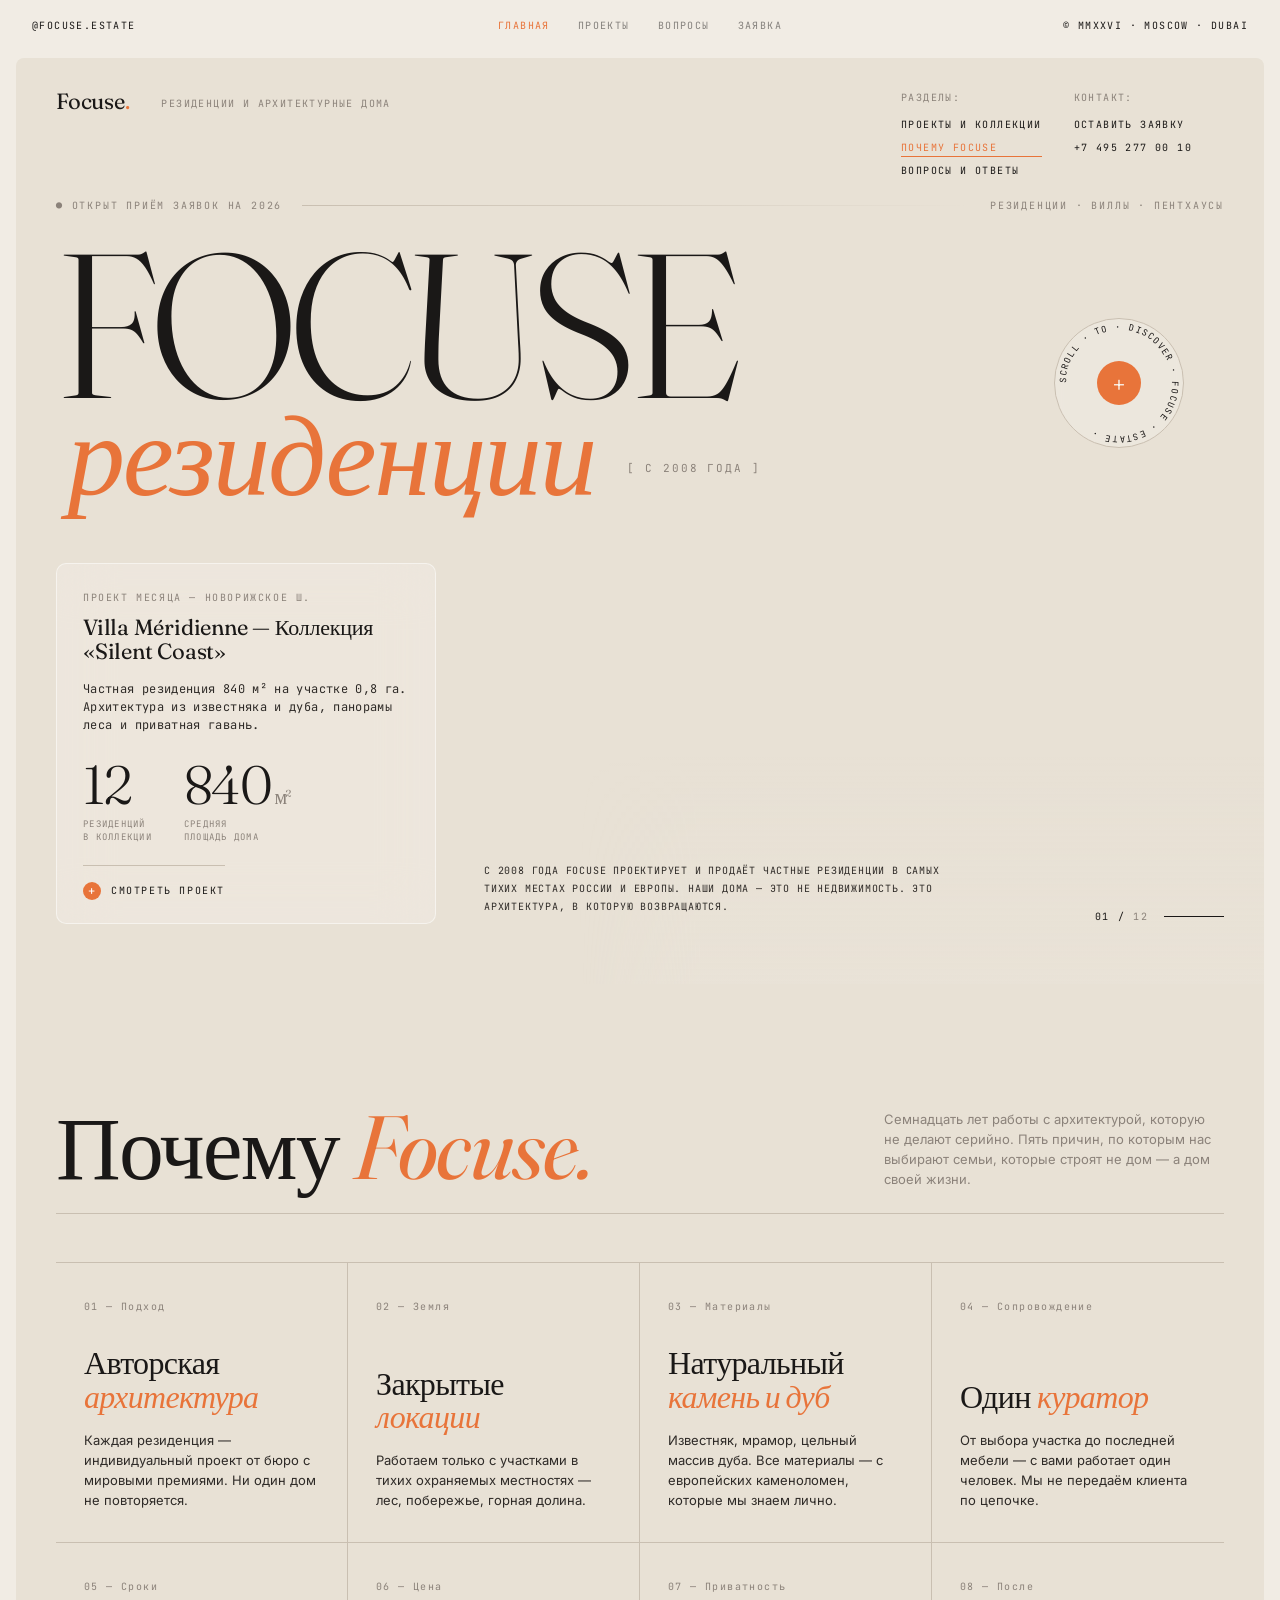
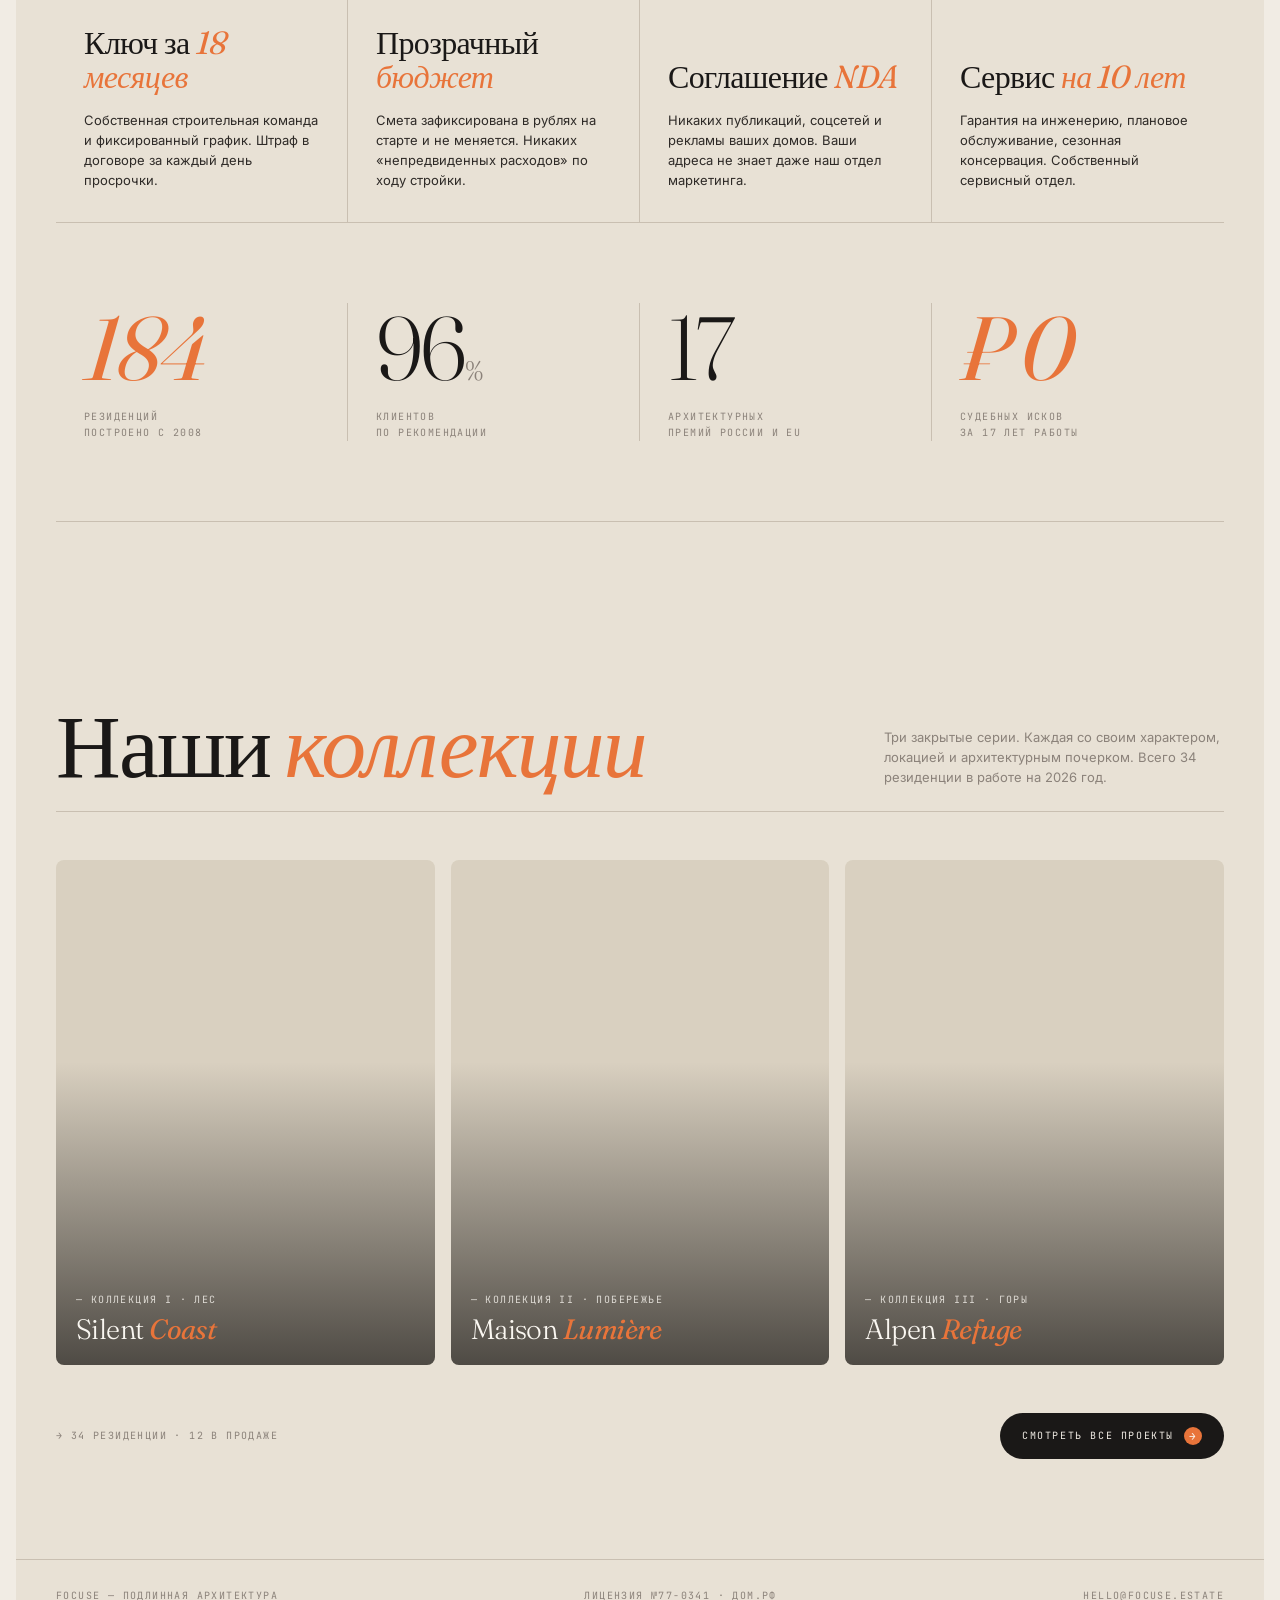
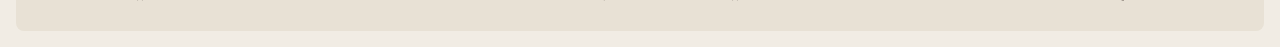
<file: index.html>
<!doctype html>
<html lang="ru">
<head>
  <meta charset="utf-8" />
  <meta name="viewport" content="width=device-width, initial-scale=1" />
  <title>Focuse — резиденции и архитектурные дома</title>
  <link rel="stylesheet" href="styles/base.css" />
  <style>
    /* ======================= HERO ======================= */
    .hero {
      position: relative;
      min-height: 920px;
      padding: 140px 40px 60px;
      display: flex;
      flex-direction: column;
      overflow: hidden;
    }

    .hero-headline {
      position: relative;
      z-index: 3;
      pointer-events: none;
    }

    .hero-eyebrow {
      display: flex;
      justify-content: space-between;
      align-items: center;
      margin-bottom: 24px;
      font-family: var(--mono);
      font-size: 10px;
      letter-spacing: 0.18em;
      text-transform: uppercase;
      color: var(--muted);
    }
    .hero-eyebrow .dot-line {
      flex: 1;
      height: 1px;
      background: linear-gradient(90deg, var(--line), transparent);
      margin: 0 20px;
    }

    .hero h1 {
      font-family: var(--serif);
      font-weight: 300;
      font-size: clamp(90px, 16vw, 240px);
      line-height: 0.85;
      letter-spacing: -0.045em;
      color: var(--ink);
      position: relative;
      z-index: 3;
    }
    .hero h1 .subword {
      display: block;
      font-style: italic;
      color: var(--accent);
      font-size: clamp(54px, 9vw, 140px);
      letter-spacing: -0.02em;
      font-weight: 400;
      margin-top: -0.05em;
      margin-left: 0.1em;
      position: relative;
      z-index: 4;
    }
    .hero h1 .since {
      display: inline-block;
      vertical-align: middle;
      font-family: var(--mono);
      font-size: 11px;
      letter-spacing: 0.18em;
      color: var(--muted);
      margin-left: 16px;
      text-transform: uppercase;
      font-style: normal;
    }

    /* arch image — right-aligned, bottom, clipped */
    .hero-image {
      position: absolute;
      right: 0;
      bottom: 0;
      width: 55%;
      height: 62%;
      z-index: 2;
      background-image: url('https://images.unsplash.com/photo-1600607687939-ce8a6c25118c?auto=format&fit=crop&w=1600&q=80');
      background-size: cover;
      background-position: center;
      border-radius: 8px 0 0 8px;
      filter: saturate(0.95) contrast(1.02);
      -webkit-mask-image: linear-gradient(to left, black 82%, transparent 100%);
      mask-image: linear-gradient(to left, black 82%, transparent 100%);
      box-shadow: -20px 0 60px -20px rgba(20,18,16,0.1);
    }
    .hero-image::after {
      content: '';
      position: absolute; inset: 0;
      background: linear-gradient(180deg, rgba(241,236,228,0) 60%, rgba(241,236,228,0.15) 100%);
    }

    /* hero body: featured card + lead text, side-by-side, bottom */
    .hero-body {
      position: relative;
      z-index: 3;
      display: grid;
      grid-template-columns: 380px 1fr;
      gap: 48px;
      align-items: end;
      margin-top: auto;
      padding-top: 60px;
    }
    .hero-lead {
      font-family: var(--mono);
      font-size: 10px;
      line-height: 1.8;
      letter-spacing: 0.08em;
      text-transform: uppercase;
      color: var(--ink-2);
      max-width: 480px;
      padding-bottom: 8px;
    }

    /* featured project glass card — inline at bottom, side-by-side with lead */
    .featured-card {
      position: relative;
      z-index: 5;
      width: 380px;
      padding: 26px 26px 22px;
      background: rgba(241, 236, 228, 0.55);
      backdrop-filter: blur(28px) saturate(1.15);
      -webkit-backdrop-filter: blur(28px) saturate(1.15);
      border: 1px solid rgba(255, 255, 255, 0.5);
      border-radius: 10px;
    }
    .featured-card .ft-label {
      font-family: var(--mono);
      font-size: 10px;
      letter-spacing: 0.16em;
      text-transform: uppercase;
      color: var(--muted);
      margin-bottom: 10px;
    }
    .featured-card h3 {
      font-family: var(--serif);
      font-weight: 400;
      font-size: 22px;
      letter-spacing: -0.01em;
      margin-bottom: 16px;
      line-height: 1.1;
    }
    .featured-card p {
      font-size: 12px;
      line-height: 1.5;
      color: var(--ink-2);
      margin-bottom: 24px;
      font-family: var(--mono);
      letter-spacing: 0.03em;
    }
    .featured-stats {
      display: flex;
      gap: 32px;
      align-items: flex-end;
      margin-bottom: 20px;
    }
    .featured-stats .stat .num {
      font-family: var(--serif);
      font-weight: 300;
      font-size: 54px;
      line-height: 1;
      letter-spacing: -0.03em;
    }
    .featured-stats .stat .u {
      font-family: var(--mono);
      font-size: 9px;
      letter-spacing: 0.14em;
      color: var(--muted);
      text-transform: uppercase;
      display: block;
      margin-top: 6px;
    }
    .featured-card .read-more {
      display: inline-flex;
      align-items: center;
      gap: 10px;
      font-family: var(--mono);
      font-size: 10px;
      letter-spacing: 0.16em;
      text-transform: uppercase;
      padding-top: 16px;
      border-top: 1px solid var(--line);
      color: var(--ink);
      pointer-events: auto;
    }
    .featured-card .read-more::before {
      content: '+';
      width: 18px; height: 18px; border-radius: 50%;
      background: var(--accent); color: white;
      display: grid; place-items: center;
      font-size: 12px; line-height: 1;
    }

    /* scroll circle right */
    .scroll-mark {
      position: absolute;
      right: 80px;
      top: 260px;
      z-index: 6;
      pointer-events: auto;
    }

    /* Project switcher dots */
    .hero-switcher {
      position: absolute;
      right: 40px;
      bottom: 60px;
      z-index: 4;
      display: flex;
      gap: 8px;
      font-family: var(--mono);
      font-size: 10px;
      letter-spacing: 0.14em;
      align-items: center;
      text-transform: uppercase;
    }
    .hero-switcher .num {
      color: var(--ink);
    }
    .hero-switcher .total { color: var(--muted); }

    /* ======================= WHY SECTION ======================= */
    .why {
      padding: 120px 40px 60px;
      position: relative;
    }
    .why-grid {
      display: grid;
      grid-template-columns: repeat(4, 1fr);
      gap: 0;
      border-top: 1px solid var(--line);
      margin-top: 48px;
    }
    .why-item {
      padding: 36px 28px 32px;
      border-right: 1px solid var(--line);
      border-bottom: 1px solid var(--line);
      display: flex;
      flex-direction: column;
      min-height: 280px;
      position: relative;
    }
    .why-item:nth-child(4n) { border-right: none; }
    .why-item .num {
      font-family: var(--mono);
      font-size: 10px;
      letter-spacing: 0.14em;
      color: var(--muted);
      margin-bottom: auto;
    }
    .why-item h3 {
      font-family: var(--serif);
      font-weight: 300;
      font-size: 32px;
      letter-spacing: -0.02em;
      line-height: 1.05;
      margin: 20px 0 16px;
    }
    .why-item h3 em {
      font-style: italic;
      color: var(--accent);
      font-weight: 400;
    }
    .why-item p {
      font-size: 13px;
      line-height: 1.55;
      color: var(--ink-2);
    }
    .why-item:hover { background: var(--bg-3); }
    .why-item { transition: background .3s; }

    /* big stat row */
    .stats-row {
      display: grid;
      grid-template-columns: repeat(4, 1fr);
      gap: 0;
      padding: 80px 0;
      border-bottom: 1px solid var(--line);
    }
    .stats-row .cell {
      padding: 0 28px;
      border-right: 1px solid var(--line);
    }
    .stats-row .cell:last-child { border-right: none; }
    .stats-row .big {
      font-family: var(--serif);
      font-weight: 300;
      font-size: clamp(64px, 7vw, 104px);
      line-height: 1;
      letter-spacing: -0.03em;
    }
    .stats-row .big em {
      font-style: italic;
      color: var(--accent);
      font-weight: 400;
    }
    .stats-row .desc {
      font-family: var(--mono);
      font-size: 10px;
      letter-spacing: 0.14em;
      text-transform: uppercase;
      color: var(--muted);
      margin-top: 16px;
      line-height: 1.6;
    }

    /* ======================= COLLECTIONS TEASER ======================= */
    .collections {
      padding: 120px 40px 100px;
    }
    .coll-grid {
      display: grid;
      grid-template-columns: 1fr 1fr 1fr;
      gap: 16px;
    }
    .coll-card {
      position: relative;
      border-radius: 8px;
      overflow: hidden;
      aspect-ratio: 3/4;
      background: var(--bg-3);
      cursor: pointer;
      transition: transform .4s ease;
    }
    .coll-card:hover { transform: translateY(-4px); }
    .coll-card .bg {
      position: absolute; inset: 0;
      background-size: cover;
      background-position: center;
      transition: transform .8s ease;
    }
    .coll-card:hover .bg { transform: scale(1.05); }
    .coll-card::after {
      content: '';
      position: absolute; inset: 0;
      background: linear-gradient(180deg, transparent 40%, rgba(20,18,16,0.7) 100%);
    }
    .coll-card .meta {
      position: absolute;
      left: 20px; right: 20px; bottom: 20px;
      z-index: 2;
      color: var(--white);
    }
    .coll-card .meta .tag {
      font-family: var(--mono);
      font-size: 10px;
      letter-spacing: 0.14em;
      text-transform: uppercase;
      opacity: 0.8;
      margin-bottom: 8px;
    }
    .coll-card .meta h4 {
      font-family: var(--serif);
      font-weight: 300;
      font-size: 28px;
      letter-spacing: -0.02em;
      line-height: 1.05;
    }
    .coll-card .meta h4 em { font-style: italic; color: var(--accent); font-weight: 400; }

    .coll-cta {
      margin-top: 48px;
      display: flex;
      justify-content: space-between;
      align-items: center;
    }

    /* responsive */
    @media (max-width: 900px) {
      .hero { padding: 90px 20px 40px; min-height: auto; }
      .hero h1 { font-size: clamp(64px, 16vw, 96px); }
      .hero h1 .subword { font-size: clamp(40px, 10vw, 64px); }
      .hero h1 .since { display: block; margin-left: 0; margin-top: 8px; font-size: 9px; }
      .hero-eyebrow { flex-direction: column; align-items: flex-start; gap: 8px; font-size: 9px; }
      .hero-eyebrow .dot-line { display: none; }
      .hero-body { grid-template-columns: 1fr; gap: 24px; padding-top: 32px; }
      .featured-card { width: 100%; padding: 20px; }
      .featured-card h3 { font-size: 18px; }
      .featured-stats .stat .num { font-size: 42px; }
      .hero-image { width: 100%; height: 40%; opacity: 0.35; }
      .scroll-mark { display: none; }
      .hero-switcher { bottom: 20px; right: 20px; font-size: 9px; }

      .why, .collections { padding: 60px 20px; }
      .why-grid { grid-template-columns: 1fr; }
      .why-item { border-right: none !important; min-height: auto; padding: 24px 0; }
      .why-item h3 { font-size: 26px; }
      .stats-row { grid-template-columns: 1fr 1fr; padding: 40px 0; }
      .stats-row .cell { padding: 16px; border-bottom: 1px solid var(--line); }
      .stats-row .cell:nth-child(2n) { border-right: none; }
      .stats-row .big { font-size: clamp(44px, 12vw, 64px); }
      .coll-grid { grid-template-columns: 1fr; }
      .coll-cta { flex-direction: column; align-items: flex-start; gap: 16px; }
    }

    @media (max-width: 640px) {
      .hero { padding: 76px 16px 32px; }
      .hero h1 { font-size: clamp(56px, 18vw, 80px); line-height: 0.9; }
      .hero h1 .subword { font-size: clamp(36px, 12vw, 56px); }
      .featured-stats { gap: 20px; flex-wrap: wrap; }
      .featured-stats .stat .num { font-size: 36px; }
      .why, .collections { padding: 48px 16px; }
      .why-item h3 { font-size: 22px; }
      .coll-card { aspect-ratio: 4/5; }
    }
  </style>
</head>
<template id="__bundler_thumbnail" data-bg-color="#F1ECE4">
  <svg viewBox="0 0 1200 800" xmlns="http://www.w3.org/2000/svg">
    <rect width="1200" height="800" fill="#F1ECE4"/>
    <text x="600" y="440" text-anchor="middle" font-family="Fraunces, Times New Roman, serif" font-weight="300" font-size="260" letter-spacing="-8" fill="#1A1817">FOCUSE</text>
    <text x="720" y="560" text-anchor="middle" font-family="Fraunces, serif" font-style="italic" font-size="120" fill="#E8743A">резиденции</text>
    <text x="600" y="680" text-anchor="middle" font-family="monospace" font-size="22" letter-spacing="6" fill="#8B827A">— SINCE 2008 —</text>
  </svg>
</template>
<body data-page="home">

<div data-chrome="top"></div>

<main class="shell">
  <div data-chrome="nav"></div>

  <!-- ===================== HERO ===================== -->
  <section class="hero">
    <div class="hero-image" id="heroImage"></div>

    <div class="scroll-mark">
      <div class="scroll-circle">
        <div class="ring-text">
          <svg viewBox="0 0 130 130">
            <defs>
              <path id="circ" d="M 65,65 m -54,0 a 54,54 0 1,1 108,0 a 54,54 0 1,1 -108,0"/>
            </defs>
            <text>
              <textPath href="#circ">SCROLL · TO · DISCOVER · FOCUSE · ESTATE · </textPath>
            </text>
          </svg>
        </div>
        <div class="plus-big">+</div>
      </div>
    </div>

    <div class="hero-headline">
      <div class="hero-eyebrow">
        <span>● Открыт приём заявок на 2026</span>
        <span class="dot-line"></span>
        <span>Резиденции · Виллы · Пентхаусы</span>
      </div>
      <h1>
        FOCUSE
        <span class="subword">резиденции <span class="since">[ с 2008 года ]</span></span>
      </h1>
    </div>

    <div class="hero-body">
      <div class="featured-card">
        <div class="ft-label">Проект месяца — Новорижское ш.</div>
        <h3>Villa Méridienne — Коллекция «Silent Coast»</h3>
        <p>Частная резиденция 840 м² на участке 0,8 га. Архитектура из известняка и дуба, панорамы леса и приватная гавань.</p>
        <div class="featured-stats">
          <div class="stat">
            <div class="num">12</div>
            <div class="u">резиденций <br/>в коллекции</div>
          </div>
          <div class="stat">
            <div class="num">840<span style="font-size:20px; color:var(--muted);"> м²</span></div>
            <div class="u">средняя <br/>площадь дома</div>
          </div>
        </div>
        <a href="projects.html" class="read-more">Смотреть проект</a>
      </div>

      <div class="hero-lead">
        С 2008 года Focuse проектирует и продаёт частные резиденции в самых тихих местах России и Европы. Наши дома — это не недвижимость. Это архитектура, в которую возвращаются.
      </div>
    </div>

    <div class="hero-switcher">
      <span class="num">01</span>
      <span>/</span>
      <span class="total">12</span>
      <span style="width:60px; height:1px; background: var(--ink); margin-left: 8px;"></span>
    </div>
  </section>

  <!-- ===================== WHY FOCUSE ===================== -->
  <section class="why" id="why">
    <div class="section-head">
      <h2>Почему <em>Focuse.</em></h2>
      <div class="side">
        Семнадцать лет работы с архитектурой, которую не делают серийно. Пять причин, по которым нас выбирают семьи, которые строят не дом — а дом своей жизни.
      </div>
    </div>

    <div class="why-grid">
      <div class="why-item">
        <span class="num">01 — Подход</span>
        <h3>Авторская <em>архитектура</em></h3>
        <p>Каждая резиденция — индивидуальный проект от бюро с мировыми премиями. Ни один дом не повторяется.</p>
      </div>
      <div class="why-item">
        <span class="num">02 — Земля</span>
        <h3>Закрытые <em>локации</em></h3>
        <p>Работаем только с участками в тихих охраняемых местностях — лес, побережье, горная долина.</p>
      </div>
      <div class="why-item">
        <span class="num">03 — Материалы</span>
        <h3>Натуральный <em>камень и дуб</em></h3>
        <p>Известняк, мрамор, цельный массив дуба. Все материалы — с европейских каменоломен, которые мы знаем лично.</p>
      </div>
      <div class="why-item">
        <span class="num">04 — Сопровождение</span>
        <h3>Один <em>куратор</em></h3>
        <p>От выбора участка до последней мебели — с вами работает один человек. Мы не передаём клиента по цепочке.</p>
      </div>
      <div class="why-item">
        <span class="num">05 — Сроки</span>
        <h3>Ключ за <em>18 месяцев</em></h3>
        <p>Собственная строительная команда и фиксированный график. Штраф в договоре за каждый день просрочки.</p>
      </div>
      <div class="why-item">
        <span class="num">06 — Цена</span>
        <h3>Прозрачный <em>бюджет</em></h3>
        <p>Смета зафиксирована в рублях на старте и не меняется. Никаких «непредвиденных расходов» по ходу стройки.</p>
      </div>
      <div class="why-item">
        <span class="num">07 — Приватность</span>
        <h3>Соглашение <em>NDA</em></h3>
        <p>Никаких публикаций, соцсетей и рекламы ваших домов. Ваши адреса не знает даже наш отдел маркетинга.</p>
      </div>
      <div class="why-item">
        <span class="num">08 — После</span>
        <h3>Сервис <em>на 10 лет</em></h3>
        <p>Гарантия на инженерию, плановое обслуживание, сезонная консервация. Собственный сервисный отдел.</p>
      </div>
    </div>

    <div class="stats-row">
      <div class="cell">
        <div class="big"><em>184</em></div>
        <div class="desc">Резиденций <br/>построено с 2008</div>
      </div>
      <div class="cell">
        <div class="big">96<span style="font-size:30%; color: var(--muted);">%</span></div>
        <div class="desc">Клиентов <br/>по рекомендации</div>
      </div>
      <div class="cell">
        <div class="big">17</div>
        <div class="desc">Архитектурных <br/>премий России и EU</div>
      </div>
      <div class="cell">
        <div class="big"><em>₽ 0</em></div>
        <div class="desc">Судебных исков <br/>за 17 лет работы</div>
      </div>
    </div>
  </section>

  <!-- ===================== COLLECTIONS TEASER ===================== -->
  <section class="collections">
    <div class="section-head">
      <h2>Наши <em>коллекции</em></h2>
      <div class="side">
        Три закрытые серии. Каждая со своим характером, локацией и архитектурным почерком. Всего 34 резиденции в работе на 2026 год.
      </div>
    </div>

    <div class="coll-grid">
      <a href="projects.html" class="coll-card">
        <div class="bg" style="background-image: url('https://images.unsplash.com/photo-1613490493576-7fde63acd811?auto=format&fit=crop&w=900&q=80');"></div>
        <div class="meta">
          <div class="tag">— Коллекция I · лес</div>
          <h4>Silent <em>Coast</em></h4>
        </div>
      </a>
      <a href="projects.html" class="coll-card">
        <div class="bg" style="background-image: url('https://images.unsplash.com/photo-1600585154340-be6161a56a0c?auto=format&fit=crop&w=900&q=80');"></div>
        <div class="meta">
          <div class="tag">— Коллекция II · побережье</div>
          <h4>Maison <em>Lumière</em></h4>
        </div>
      </a>
      <a href="projects.html" class="coll-card">
        <div class="bg" style="background-image: url('https://images.unsplash.com/photo-1600566753190-17f0baa2a6c3?auto=format&fit=crop&w=900&q=80');"></div>
        <div class="meta">
          <div class="tag">— Коллекция III · горы</div>
          <h4>Alpen <em>Refuge</em></h4>
        </div>
      </a>
    </div>

    <div class="coll-cta">
      <div class="mono" style="color: var(--muted);">→ 34 резиденции · 12 в продаже</div>
      <a href="projects.html" class="btn btn-primary">
        Смотреть все проекты <span class="plus">→</span>
      </a>
    </div>
  </section>

  <div data-chrome="bottom"></div>
</main>

<script src="scripts/chrome.js"></script>
</body>
</html>
</file>
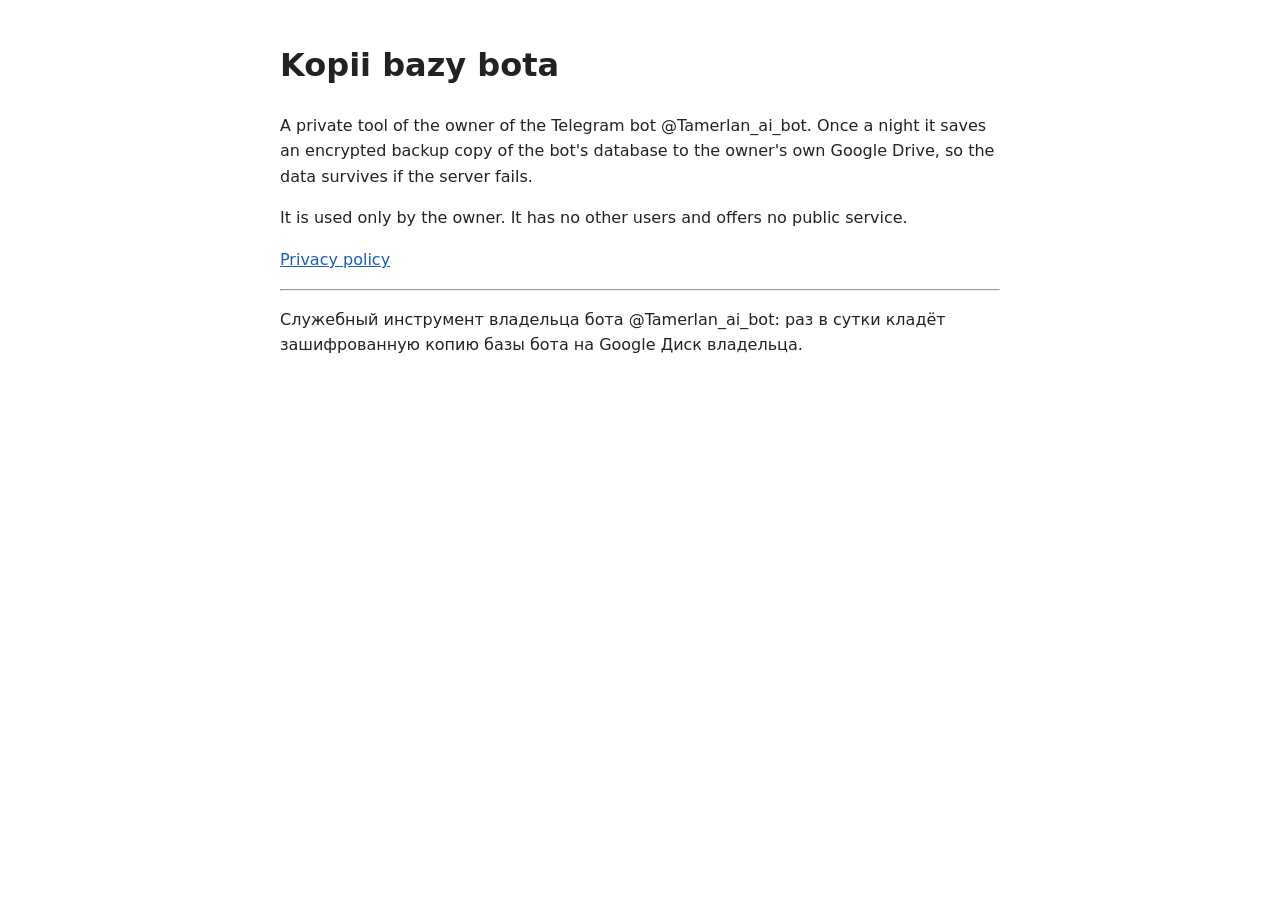
<file: kopii-bota/index.html>
<!doctype html>
<html lang="en">
<head>
<meta charset="utf-8">
<meta name="viewport" content="width=device-width, initial-scale=1">
<title>Kopii bazy bota</title>
<style>body{font-family:system-ui,-apple-system,sans-serif;max-width:720px;margin:40px auto;padding:0 16px;line-height:1.6;color:#222}a{color:#1a5fb4}</style>
</head>
<body>
<h1>Kopii bazy bota</h1>
<p>A private tool of the owner of the Telegram bot @Tamerlan_ai_bot. Once a night it saves an encrypted backup copy of the bot's database to the owner's own Google Drive, so the data survives if the server fails.</p>
<p>It is used only by the owner. It has no other users and offers no public service.</p>
<p><a href="privacy.html">Privacy policy</a></p>
<hr>
<p lang="ru">Служебный инструмент владельца бота @Tamerlan_ai_bot: раз в сутки кладёт зашифрованную копию базы бота на Google Диск владельца.</p>
</body>
</html>
</file>
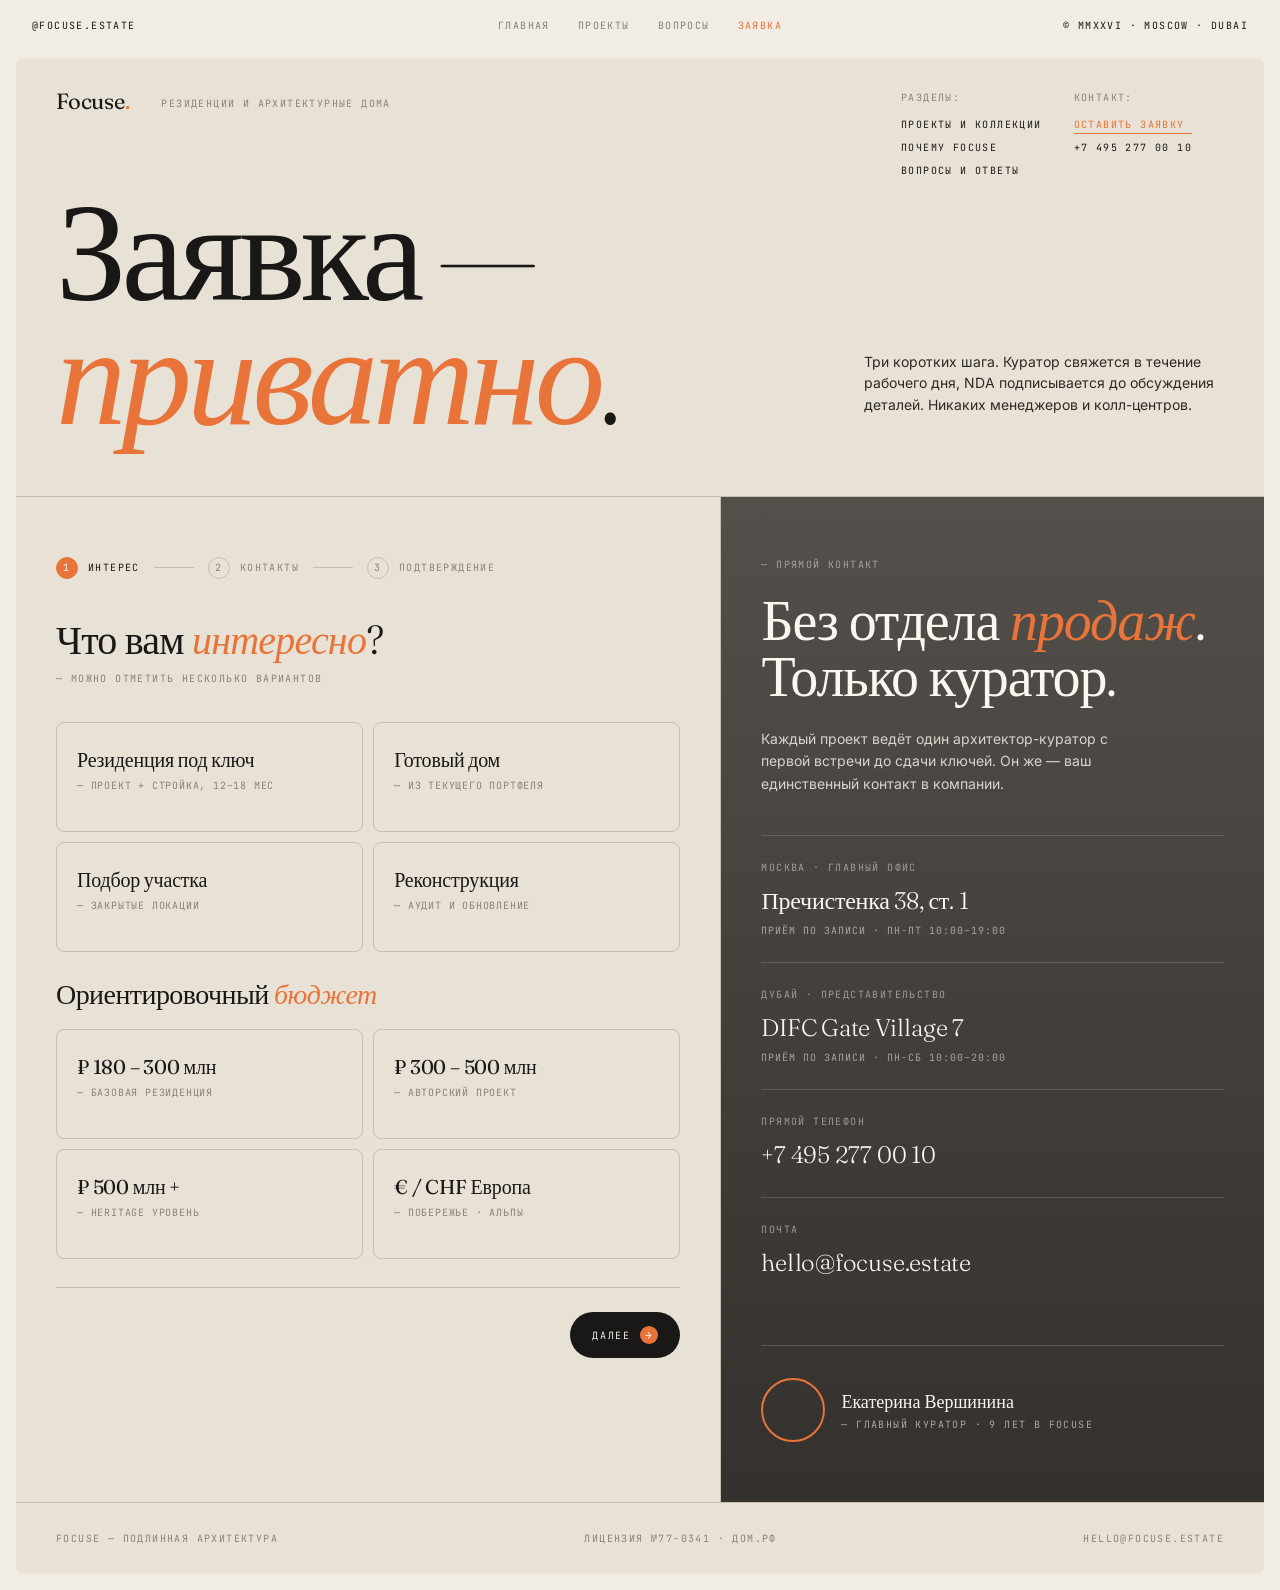
<file: contact.html>
<!doctype html>
<html lang="ru">
<head>
  <meta charset="utf-8" />
  <meta name="viewport" content="width=device-width, initial-scale=1" />
  <title>Заявка — Focuse</title>
  <link rel="stylesheet" href="styles/base.css" />
  <style>
    .c-head {
      padding: 130px 40px 40px;
      border-bottom: 1px solid var(--line);
    }
    .c-head .top {
      display: flex;
      justify-content: space-between;
      align-items: flex-end;
      gap: 40px;
      margin-bottom: 20px;
    }
    .c-head h1 {
      font-family: var(--serif);
      font-weight: 300;
      font-size: clamp(72px, 11vw, 180px);
      line-height: 0.88;
      letter-spacing: -0.035em;
    }
    .c-head h1 em { font-style: italic; color: var(--accent); font-weight: 400; }
    .c-head .side {
      max-width: 360px;
      padding-bottom: 20px;
      color: var(--ink-2);
      line-height: 1.55;
      font-size: 14px;
    }

    .c-wrap {
      display: grid;
      grid-template-columns: 1.3fr 1fr;
      gap: 0;
      min-height: 720px;
    }

    /* ================ LEFT: FORM ================ */
    .c-form {
      padding: 60px 40px 80px;
      border-right: 1px solid var(--line);
    }
    .step-bar {
      display: flex;
      align-items: center;
      gap: 14px;
      margin-bottom: 40px;
    }
    .step {
      display: flex;
      align-items: center;
      gap: 10px;
      font-family: var(--mono);
      font-size: 10px;
      letter-spacing: 0.14em;
      text-transform: uppercase;
      color: var(--muted);
    }
    .step .dot {
      width: 22px; height: 22px;
      border-radius: 50%;
      border: 1px solid var(--line);
      display: grid; place-items: center;
      font-size: 10px;
      background: transparent;
    }
    .step.active { color: var(--ink); }
    .step.active .dot {
      background: var(--accent);
      color: var(--white);
      border-color: var(--accent);
    }
    .step.done .dot {
      background: var(--ink);
      color: var(--white);
      border-color: var(--ink);
    }
    .step-bar .sep {
      flex: 1;
      height: 1px;
      background: var(--line);
      max-width: 40px;
    }

    .step-content {
      display: none;
      animation: fadeIn .3s ease;
    }
    .step-content.active { display: block; }
    @keyframes fadeIn { from { opacity: 0; transform: translateY(8px);} to { opacity: 1; transform: translateY(0);} }

    .step-title {
      font-family: var(--serif);
      font-weight: 300;
      font-size: 40px;
      line-height: 1.05;
      letter-spacing: -0.02em;
      margin-bottom: 10px;
    }
    .step-title em { font-style: italic; color: var(--accent); font-weight: 400; }
    .step-sub {
      font-family: var(--mono);
      font-size: 10px;
      letter-spacing: 0.14em;
      text-transform: uppercase;
      color: var(--muted);
      margin-bottom: 36px;
    }

    .opt-grid {
      display: grid;
      grid-template-columns: 1fr 1fr;
      gap: 10px;
      margin-bottom: 28px;
    }
    .opt-card {
      padding: 24px 20px;
      border: 1px solid var(--line);
      border-radius: 8px;
      cursor: pointer;
      text-align: left;
      background: transparent;
      transition: all .2s;
      display: flex;
      flex-direction: column;
      gap: 6px;
      min-height: 110px;
    }
    .opt-card:hover { border-color: var(--ink); }
    .opt-card.active {
      border-color: var(--accent);
      background: rgba(232, 116, 58, 0.06);
    }
    .opt-card .ttl {
      font-family: var(--serif);
      font-weight: 400;
      font-size: 20px;
      letter-spacing: -0.01em;
      color: var(--ink);
    }
    .opt-card .dsc {
      font-family: var(--mono);
      font-size: 10px;
      letter-spacing: 0.08em;
      text-transform: uppercase;
      color: var(--muted);
      line-height: 1.6;
    }

    .fields-grid {
      display: grid;
      grid-template-columns: 1fr 1fr;
      gap: 28px 20px;
      margin-bottom: 28px;
    }
    .fields-grid .field.full { grid-column: 1 / -1; }

    .step-actions {
      display: flex;
      justify-content: space-between;
      align-items: center;
      margin-top: 20px;
      padding-top: 24px;
      border-top: 1px solid var(--line);
    }
    .btn-link {
      font-family: var(--mono);
      font-size: 10px;
      letter-spacing: 0.14em;
      text-transform: uppercase;
      color: var(--muted);
      background: transparent;
      padding: 8px 0;
      cursor: pointer;
      transition: color .2s;
    }
    .btn-link:hover { color: var(--ink); }

    .summary-box {
      padding: 24px;
      background: var(--bg);
      border: 1px dashed var(--line);
      border-radius: 8px;
      margin-bottom: 20px;
    }
    .summary-box .row {
      display: flex;
      justify-content: space-between;
      padding: 8px 0;
      border-bottom: 1px dashed var(--line);
      font-family: var(--mono);
      font-size: 10px;
      letter-spacing: 0.12em;
      text-transform: uppercase;
    }
    .summary-box .row:last-child { border-bottom: none; }
    .summary-box .row .k { color: var(--muted); }
    .summary-box .row .v { color: var(--ink); font-weight: 500; text-align: right; }

    .success {
      text-align: center;
      padding: 40px 20px;
    }
    .success .check {
      width: 80px; height: 80px;
      border-radius: 50%;
      background: var(--accent);
      color: var(--white);
      display: grid; place-items: center;
      margin: 0 auto 24px;
      font-size: 40px;
      line-height: 1;
    }
    .success h3 {
      font-family: var(--serif);
      font-weight: 300;
      font-size: 48px;
      letter-spacing: -0.02em;
      margin-bottom: 12px;
    }
    .success h3 em { color: var(--accent); font-style: italic; font-weight: 400; }
    .success p {
      color: var(--muted);
      line-height: 1.6;
      max-width: 420px;
      margin: 0 auto 28px;
      font-size: 14px;
    }
    .success .meta {
      font-family: var(--mono);
      font-size: 10px;
      letter-spacing: 0.14em;
      text-transform: uppercase;
      color: var(--ink-2);
      padding: 20px;
      background: var(--bg);
      border-radius: 8px;
      display: inline-block;
    }

    /* ================ RIGHT: INFO PANEL ================ */
    .c-info {
      position: relative;
      padding: 60px 40px;
      background-size: cover;
      background-position: center;
      background-image: url('https://images.unsplash.com/photo-1512917774080-9991f1c4c750?auto=format&fit=crop&w=1200&q=80');
      color: var(--white);
    }
    .c-info::before {
      content: '';
      position: absolute; inset: 0;
      background: linear-gradient(180deg, rgba(20,18,16,0.7) 0%, rgba(20,18,16,0.85) 100%);
    }
    .c-info > * { position: relative; z-index: 2; }

    .c-info h2 {
      font-family: var(--serif);
      font-weight: 300;
      font-size: clamp(40px, 4.5vw, 56px);
      line-height: 1.0;
      letter-spacing: -0.02em;
      margin-bottom: 24px;
    }
    .c-info h2 em { font-style: italic; color: var(--accent); font-weight: 400; }

    .c-info p.lead {
      color: rgba(250,247,241,0.8);
      line-height: 1.6;
      margin-bottom: 40px;
      font-size: 14px;
      max-width: 380px;
    }

    .info-block {
      padding: 24px 0;
      border-top: 1px solid rgba(255,255,255,0.15);
    }
    .info-block .k {
      font-family: var(--mono);
      font-size: 10px;
      letter-spacing: 0.14em;
      text-transform: uppercase;
      color: rgba(250,247,241,0.5);
      margin-bottom: 8px;
    }
    .info-block .v {
      font-family: var(--serif);
      font-weight: 300;
      font-size: 24px;
      letter-spacing: -0.01em;
    }
    .info-block .v a { color: var(--white); border-bottom: 1px solid transparent; transition: border-color .2s; }
    .info-block .v a:hover { border-color: var(--accent); color: var(--accent); }
    .info-block .sub {
      font-family: var(--mono);
      font-size: 10px;
      letter-spacing: 0.1em;
      color: rgba(250,247,241,0.55);
      margin-top: 4px;
      text-transform: uppercase;
    }

    .curator {
      margin-top: 40px;
      padding-top: 32px;
      border-top: 1px solid rgba(255,255,255,0.15);
      display: flex;
      gap: 16px;
      align-items: center;
    }
    .curator .avatar {
      width: 64px; height: 64px;
      border-radius: 50%;
      background-size: cover;
      background-position: center;
      background-image: url('https://images.unsplash.com/photo-1557862921-37829c790f19?auto=format&fit=crop&w=200&q=80');
      border: 2px solid var(--accent);
    }
    .curator .meta .name {
      font-family: var(--serif);
      font-size: 18px;
      margin-bottom: 2px;
    }
    .curator .meta .role {
      font-family: var(--mono);
      font-size: 10px;
      letter-spacing: 0.14em;
      text-transform: uppercase;
      color: rgba(250,247,241,0.6);
    }

    @media (max-width: 900px) {
      .c-head { padding: 90px 20px 24px; }
      .c-head .top { flex-direction: column; align-items: flex-start; gap: 20px; }
      .c-head h1 { font-size: clamp(52px, 13vw, 84px); }
      .c-wrap { grid-template-columns: 1fr; min-height: auto; }
      .c-form { padding: 40px 20px 48px; border-right: none; border-bottom: 1px solid var(--line); }
      .c-info { padding: 40px 20px; }
      .c-info h2 { font-size: clamp(32px, 8vw, 44px); }
      .fields-grid, .opt-grid { grid-template-columns: 1fr; }
      .step-bar { flex-wrap: wrap; gap: 8px; margin-bottom: 28px; }
      .step { font-size: 9px; }
      .step-bar .sep { max-width: 20px; }
      .step-title { font-size: 30px; }
      .opt-card { padding: 18px 16px; min-height: 90px; }
      .opt-card .ttl { font-size: 17px; }
      .success h3 { font-size: 36px; }
      .step-actions { flex-direction: column-reverse; gap: 12px; align-items: stretch; }
      .step-actions .btn { justify-content: center; }
    }

    @media (max-width: 640px) {
      .c-head { padding: 76px 16px 20px; }
      .c-form { padding: 32px 16px 40px; }
      .c-info { padding: 32px 16px; }
      .curator { flex-direction: column; align-items: flex-start; }
    }
  </style>
</head>
<body data-page="contact">
<div data-chrome="top"></div>
<main class="shell">
  <div data-chrome="nav"></div>

  <section class="c-head">
    <div class="top">
      <h1>Заявка — <em>приватно</em>.</h1>
      <div class="side">
        Три коротких шага. Куратор свяжется в течение рабочего дня, NDA подписывается до обсуждения деталей. Никаких менеджеров и колл-центров.
      </div>
    </div>
  </section>

  <div class="c-wrap">
    <!-- ======== FORM ======== -->
    <div class="c-form">
      <div class="step-bar" id="stepBar">
        <div class="step active" data-step="1"><span class="dot">1</span><span>Интерес</span></div>
        <div class="sep"></div>
        <div class="step" data-step="2"><span class="dot">2</span><span>Контакты</span></div>
        <div class="sep"></div>
        <div class="step" data-step="3"><span class="dot">3</span><span>Подтверждение</span></div>
      </div>

      <!-- STEP 1 -->
      <div class="step-content active" data-step="1">
        <div class="step-title">Что вам <em>интересно</em>?</div>
        <div class="step-sub">— Можно отметить несколько вариантов</div>

        <div class="opt-grid" data-multi="true" id="interestGrid">
          <button class="opt-card" data-v="residence">
            <span class="ttl">Резиденция под ключ</span>
            <span class="dsc">— Проект + стройка, 12–18 мес</span>
          </button>
          <button class="opt-card" data-v="ready">
            <span class="ttl">Готовый дом</span>
            <span class="dsc">— Из текущего портфеля</span>
          </button>
          <button class="opt-card" data-v="plot">
            <span class="ttl">Подбор участка</span>
            <span class="dsc">— Закрытые локации</span>
          </button>
          <button class="opt-card" data-v="renovation">
            <span class="ttl">Реконструкция</span>
            <span class="dsc">— Аудит и обновление</span>
          </button>
        </div>

        <div class="step-title" style="font-size: 28px; margin-top: 28px;">Ориентировочный <em>бюджет</em></div>
        <div class="opt-grid" id="budgetGrid" style="margin-top: 20px;">
          <button class="opt-card" data-v="180-300">
            <span class="ttl">₽ 180 – 300 млн</span>
            <span class="dsc">— Базовая резиденция</span>
          </button>
          <button class="opt-card" data-v="300-500">
            <span class="ttl">₽ 300 – 500 млн</span>
            <span class="dsc">— Авторский проект</span>
          </button>
          <button class="opt-card" data-v="500+">
            <span class="ttl">₽ 500 млн +</span>
            <span class="dsc">— Heritage уровень</span>
          </button>
          <button class="opt-card" data-v="eu">
            <span class="ttl">€ / CHF Европа</span>
            <span class="dsc">— Побережье · Альпы</span>
          </button>
        </div>

        <div class="step-actions">
          <span></span>
          <button class="btn btn-primary" onclick="nextStep()">Далее <span class="plus">→</span></button>
        </div>
      </div>

      <!-- STEP 2 -->
      <div class="step-content" data-step="2">
        <div class="step-title">Как с вами <em>связаться</em>?</div>
        <div class="step-sub">— Все поля защищены, данные не передаются третьим лицам</div>

        <div class="fields-grid">
          <div class="field">
            <label>Имя</label>
            <input type="text" id="fName" placeholder="Александр" />
          </div>
          <div class="field">
            <label>Фамилия</label>
            <input type="text" id="fLast" placeholder="Соколов" />
          </div>
          <div class="field">
            <label>Телефон / Telegram</label>
            <input type="text" id="fPhone" placeholder="+7 ___ ___ __ __" />
          </div>
          <div class="field">
            <label>Почта</label>
            <input type="email" id="fEmail" placeholder="a.sokolov@mail.ru" />
          </div>
          <div class="field full">
            <label>Предпочтительный способ связи</label>
            <select id="fChannel">
              <option>Звонок в рабочее время</option>
              <option>Telegram</option>
              <option>Почта</option>
              <option>Личная встреча в офисе</option>
            </select>
          </div>
          <div class="field full">
            <label>Дополнительно (необязательно)</label>
            <textarea id="fNote" placeholder="Расскажите о локации, размере семьи, ключевых пожеланиях к дому..."></textarea>
          </div>
        </div>

        <div class="step-actions">
          <button class="btn-link" onclick="prevStep()">← Назад</button>
          <button class="btn btn-primary" onclick="nextStep()">Далее <span class="plus">→</span></button>
        </div>
      </div>

      <!-- STEP 3 -->
      <div class="step-content" data-step="3">
        <div class="step-title">Проверьте <em>данные</em></div>
        <div class="step-sub">— Перед отправкой</div>

        <div class="summary-box" id="summary"></div>

        <div style="font-family: var(--mono); font-size: 10px; letter-spacing: 0.12em; text-transform: uppercase; color: var(--muted); line-height: 1.7; margin-bottom: 24px;">
          — Отправляя заявку, вы соглашаетесь с политикой конфиденциальности и подтверждаете, что все данные будут обработаны только сотрудниками Focuse.
        </div>

        <div class="step-actions">
          <button class="btn-link" onclick="prevStep()">← Изменить</button>
          <button class="btn btn-accent" onclick="submitForm()">Отправить заявку <span>→</span></button>
        </div>
      </div>

      <!-- SUCCESS -->
      <div class="step-content" data-step="4">
        <div class="success">
          <div class="check">✓</div>
          <h3>Заявка <em>отправлена</em></h3>
          <p>Ваш куратор Екатерина свяжется с вами в течение рабочего дня. Мы подготовим персональную подборку проектов на основе ваших пожеланий.</p>
          <div class="meta">Номер заявки: <strong id="ticketNum">FCS-2026-0874</strong></div>
        </div>
      </div>
    </div>

    <!-- ======== INFO ======== -->
    <div class="c-info">
      <div class="mono" style="color: rgba(250,247,241,0.5); margin-bottom: 20px;">— Прямой контакт</div>
      <h2>Без отдела <em>продаж</em>. <br/>Только куратор.</h2>
      <p class="lead">Каждый проект ведёт один архитектор-куратор с первой встречи до сдачи ключей. Он же — ваш единственный контакт в компании.</p>

      <div class="info-block">
        <div class="k">Москва · Главный офис</div>
        <div class="v">Пречистенка 38, ст. 1</div>
        <div class="sub">Приём по записи · Пн-Пт 10:00–19:00</div>
      </div>
      <div class="info-block">
        <div class="k">Дубай · Представительство</div>
        <div class="v">DIFC Gate Village 7</div>
        <div class="sub">Приём по записи · Пн-Сб 10:00–20:00</div>
      </div>
      <div class="info-block">
        <div class="k">Прямой телефон</div>
        <div class="v"><a href="tel:+74952770010">+7 495 277 00 10</a></div>
      </div>
      <div class="info-block">
        <div class="k">Почта</div>
        <div class="v"><a href="mailto:hello@focuse.estate">hello@focuse.estate</a></div>
      </div>

      <div class="curator">
        <div class="avatar"></div>
        <div class="meta">
          <div class="name">Екатерина Вершинина</div>
          <div class="role">— Главный куратор · 9 лет в Focuse</div>
        </div>
      </div>
    </div>
  </div>

  <div data-chrome="bottom"></div>
</main>

<script src="scripts/chrome.js"></script>
<script>
let current = 1;
const state = {
  interests: new Set(),
  budget: null,
};

function setActive(sel, pred) {
  document.querySelectorAll(sel).forEach(el => el.classList.toggle('active', pred(el)));
}
function setStep(n) {
  current = n;
  document.querySelectorAll('.step-content').forEach(c => c.classList.toggle('active', +c.dataset.step === n));
  document.querySelectorAll('#stepBar .step').forEach(s => {
    const sn = +s.dataset.step;
    s.classList.toggle('active', sn === n);
    s.classList.toggle('done', sn < n);
  });
  if (n === 3) renderSummary();
}
function nextStep() { if (current < 3) setStep(current + 1); }
function prevStep() { if (current > 1) setStep(current - 1); }

// multi-select interest
document.getElementById('interestGrid').addEventListener('click', (e) => {
  const btn = e.target.closest('.opt-card');
  if (!btn) return;
  btn.classList.toggle('active');
  if (state.interests.has(btn.dataset.v)) state.interests.delete(btn.dataset.v);
  else state.interests.add(btn.dataset.v);
});
// single budget
document.getElementById('budgetGrid').addEventListener('click', (e) => {
  const btn = e.target.closest('.opt-card');
  if (!btn) return;
  document.querySelectorAll('#budgetGrid .opt-card').forEach(b => b.classList.remove('active'));
  btn.classList.add('active');
  state.budget = btn.dataset.v;
});

function renderSummary() {
  const interestMap = { residence: 'Резиденция под ключ', ready: 'Готовый дом', plot: 'Подбор участка', renovation: 'Реконструкция' };
  const budgetMap = { '180-300': '₽ 180–300 млн', '300-500': '₽ 300–500 млн', '500+': '₽ 500 млн +', 'eu': '€ / CHF Европа' };
  const rows = [
    ['Интерес', [...state.interests].map(i => interestMap[i]).join(' · ') || '—'],
    ['Бюджет', budgetMap[state.budget] || '—'],
    ['Имя', (document.getElementById('fName').value + ' ' + document.getElementById('fLast').value).trim() || '—'],
    ['Телефон', document.getElementById('fPhone').value || '—'],
    ['Почта', document.getElementById('fEmail').value || '—'],
    ['Связь', document.getElementById('fChannel').value],
  ];
  document.getElementById('summary').innerHTML = rows.map(r => `
    <div class="row"><span class="k">${r[0]}</span><span class="v">${r[1]}</span></div>
  `).join('');
}

// =========================================================================
// КУДА ОТПРАВЛЯТЬ ЗАЯВКИ (заполните хотя бы одно поле ниже)
// =========================================================================
// 1) На почту через Formspree (https://formspree.io):
//    — зарегистрируйтесь, создайте форму, скопируйте endpoint вида
//      https://formspree.io/f/xxxxxxxx и вставьте сюда
const FORMSPREE_URL = ''; // например: 'https://formspree.io/f/xyzabcde'
//
// 2) В Telegram через бота:
//    — создайте бота у @BotFather, получите TOKEN
//    — напишите боту /start, затем откройте
//      https://api.telegram.org/bot<TOKEN>/getUpdates — там будет chat.id
const TELEGRAM_TOKEN   = '8739232889:AAFIIoLvWki5BM1aq-E5QKjvOD1SFL7k-9A';
const TELEGRAM_CHAT_ID = '924508634';
// =========================================================================

function validateStep2() {
  const name = document.getElementById('fName').value.trim();
  const phone = document.getElementById('fPhone').value.trim();
  const email = document.getElementById('fEmail').value.trim();
  if (!name) return 'Укажите имя';
  if (!phone && !email) return 'Нужен телефон или почта';
  if (email && !/^[^\s@]+@[^\s@]+\.[^\s@]+$/.test(email)) return 'Проверьте адрес почты';
  return null;
}

// переопределяем nextStep: перед переходом со 2-го шага проверяем поля
const _nextStep = nextStep;
window.nextStep = function () {
  if (current === 2) {
    const err = validateStep2();
    if (err) { alert(err); return; }
  }
  _nextStep();
};

function buildPayload() {
  const interestMap = { residence: 'Резиденция под ключ', ready: 'Готовый дом', plot: 'Подбор участка', renovation: 'Реконструкция' };
  const budgetMap = { '180-300': '₽ 180–300 млн', '300-500': '₽ 300–500 млн', '500+': '₽ 500 млн +', 'eu': '€ / CHF Европа' };
  return {
    ticket: 'FCS-2026-' + String(Math.floor(Math.random() * 9000) + 1000),
    interest: [...state.interests].map(i => interestMap[i]).join(', ') || '—',
    budget: budgetMap[state.budget] || '—',
    name: document.getElementById('fName').value.trim(),
    lastName: document.getElementById('fLast').value.trim(),
    phone: document.getElementById('fPhone').value.trim(),
    email: document.getElementById('fEmail').value.trim(),
    channel: document.getElementById('fChannel').value,
    note: document.getElementById('fNote').value.trim(),
    source: 'focuse.estate',
    when: new Date().toLocaleString('ru-RU'),
  };
}

async function sendToFormspree(p) {
  if (!FORMSPREE_URL) return { skipped: true };
  const res = await fetch(FORMSPREE_URL, {
    method: 'POST',
    headers: { 'Accept': 'application/json', 'Content-Type': 'application/json' },
    body: JSON.stringify(p),
  });
  if (!res.ok) throw new Error('Formspree ' + res.status);
  return { ok: true };
}

async function sendToTelegram(p) {
  if (!TELEGRAM_TOKEN || !TELEGRAM_CHAT_ID) return { skipped: true };
  const text =
    `🏛 Новая заявка ${p.ticket}\n\n` +
    `👤 ${p.name} ${p.lastName}\n` +
    `📞 ${p.phone || '—'}\n` +
    `✉️ ${p.email || '—'}\n` +
    `💬 Связь: ${p.channel}\n\n` +
    `🎯 Интерес: ${p.interest}\n` +
    `💰 Бюджет: ${p.budget}\n\n` +
    (p.note ? `📝 ${p.note}\n\n` : '') +
    `⏱ ${p.when}`;
  const url = `https://api.telegram.org/bot${TELEGRAM_TOKEN}/sendMessage`;
  const res = await fetch(url, {
    method: 'POST',
    headers: { 'Content-Type': 'application/json' },
    body: JSON.stringify({ chat_id: TELEGRAM_CHAT_ID, text }),
  });
  if (!res.ok) throw new Error('Telegram ' + res.status);
  return { ok: true };
}

async function submitForm() {
  const btn = document.querySelector('.btn-accent[onclick="submitForm()"]');
  if (btn && btn.disabled) return;
  if (btn) { btn.disabled = true; btn.dataset.old = btn.innerHTML; btn.innerHTML = 'Отправляем…'; btn.style.opacity = '.6'; }

  const payload = buildPayload();
  const results = await Promise.allSettled([sendToFormspree(payload), sendToTelegram(payload)]);
  const sent = results.some(r => r.status === 'fulfilled' && r.value.ok);
  const errored = results.some(r => r.status === 'rejected');

  if (!FORMSPREE_URL && !TELEGRAM_TOKEN) {
    console.warn('[Focuse] Отправка не настроена. Данные заявки:', payload);
  } else if (errored && !sent) {
    if (btn) { btn.disabled = false; btn.innerHTML = btn.dataset.old; btn.style.opacity = '1'; }
    alert('Не удалось отправить заявку. Позвоните нам: +7 495 277 00 10');
    return;
  }

  document.getElementById('ticketNum').textContent = payload.ticket;
  setStep(4);
  document.querySelectorAll('#stepBar .step').forEach(s => s.classList.add('done'));
  document.getElementById('stepBar').style.display = 'none';
}
</script>
</body>
</html>
</file>
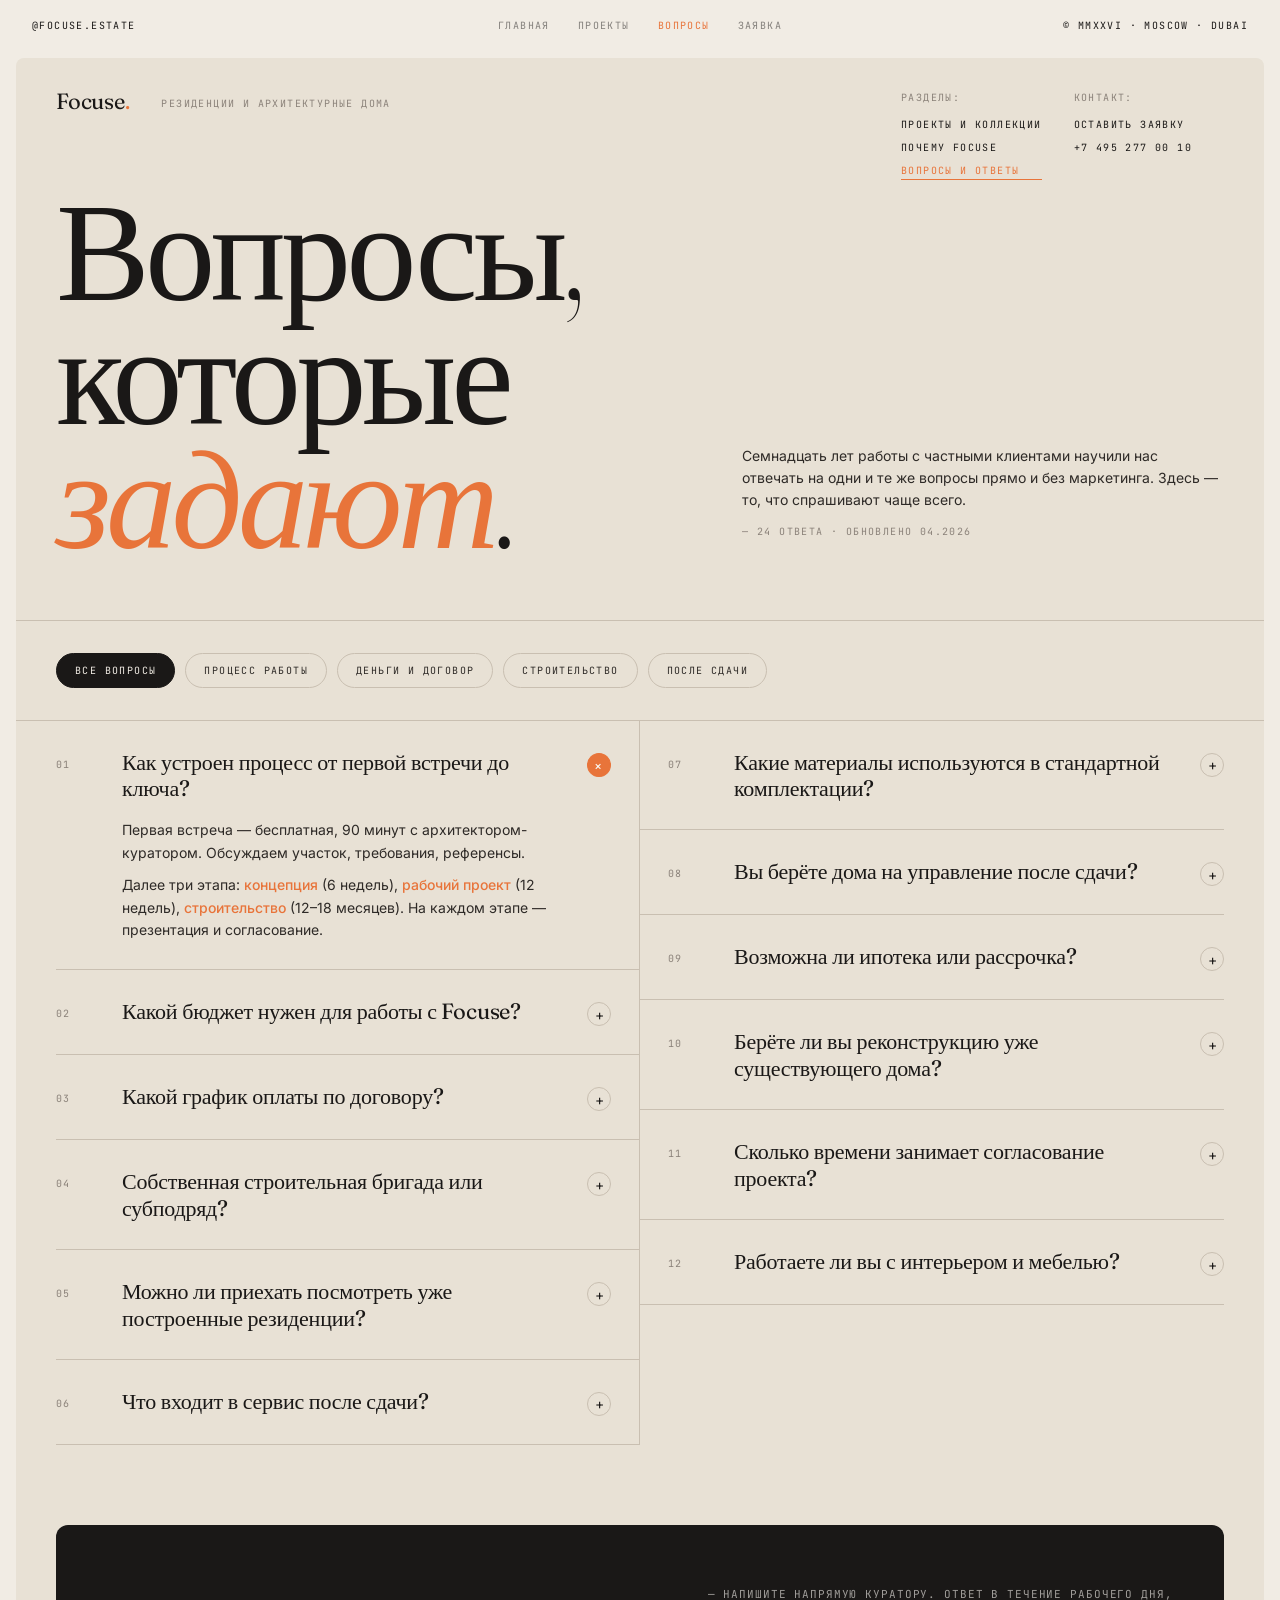
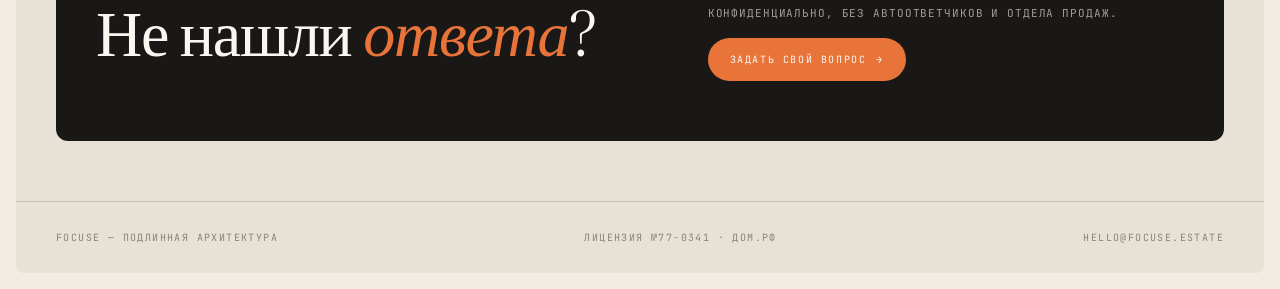
<file: faq.html>
<!doctype html>
<html lang="ru">
<head>
  <meta charset="utf-8" />
  <meta name="viewport" content="width=device-width, initial-scale=1" />
  <title>Вопросы и ответы — Focuse</title>
  <link rel="stylesheet" href="styles/base.css" />
  <style>
    .faq-head {
      padding: 130px 40px 60px;
      display: grid;
      grid-template-columns: 1.3fr 1fr;
      gap: 60px;
      align-items: end;
      border-bottom: 1px solid var(--line);
    }
    .faq-head h1 {
      font-family: var(--serif);
      font-weight: 300;
      font-size: clamp(72px, 11vw, 180px);
      line-height: 0.88;
      letter-spacing: -0.035em;
    }
    .faq-head h1 em { font-style: italic; color: var(--accent); font-weight: 400; }
    .faq-head .intro {
      color: var(--ink-2);
      line-height: 1.6;
      font-size: 14px;
      padding-bottom: 20px;
    }
    .faq-head .intro .muted { color: var(--muted); display: block; margin-top: 12px; font-family: var(--mono); font-size: 10px; letter-spacing: 0.14em; text-transform: uppercase; }

    .faq-tabs {
      display: flex;
      gap: 10px;
      flex-wrap: wrap;
      padding: 32px 40px;
      border-bottom: 1px solid var(--line);
    }
    .faq-tab {
      padding: 10px 18px;
      border: 1px solid var(--line);
      border-radius: 999px;
      font-family: var(--mono);
      font-size: 10px;
      letter-spacing: 0.14em;
      text-transform: uppercase;
      cursor: pointer;
      background: transparent;
      color: var(--ink-2);
      transition: all .2s;
    }
    .faq-tab:hover { border-color: var(--ink); }
    .faq-tab.active {
      background: var(--ink);
      color: var(--bg);
      border-color: var(--ink);
    }

    .faq-wrap {
      display: grid;
      grid-template-columns: 1fr 1fr;
      gap: 0;
      padding: 0 40px;
    }
    .faq-col {
      display: flex;
      flex-direction: column;
    }
    .faq-col.left { border-right: 1px solid var(--line); }

    .faq-item {
      border-bottom: 1px solid var(--line);
      padding: 28px 28px 28px 0;
    }
    .faq-col.right .faq-item { padding-left: 28px; padding-right: 0; }
    .faq-q {
      display: grid;
      grid-template-columns: 50px 1fr 24px;
      gap: 16px;
      cursor: pointer;
      align-items: flex-start;
    }
    .faq-q .n {
      font-family: var(--mono);
      font-size: 10px;
      letter-spacing: 0.14em;
      color: var(--muted);
      padding-top: 8px;
    }
    .faq-q .text {
      font-family: var(--serif);
      font-weight: 400;
      font-size: 22px;
      line-height: 1.2;
      letter-spacing: -0.01em;
    }
    .faq-q .toggle {
      width: 24px; height: 24px;
      border-radius: 50%;
      border: 1px solid var(--line);
      display: grid; place-items: center;
      font-size: 14px;
      color: var(--ink);
      transition: all .3s;
      margin-top: 4px;
    }
    .faq-item.open .toggle {
      background: var(--accent);
      color: var(--white);
      border-color: var(--accent);
      transform: rotate(45deg);
    }
    .faq-a {
      display: grid;
      grid-template-columns: 50px 1fr 24px;
      gap: 16px;
      max-height: 0;
      overflow: hidden;
      transition: max-height .4s ease, margin-top .3s ease, opacity .3s ease;
      opacity: 0;
    }
    .faq-item.open .faq-a {
      max-height: 600px;
      margin-top: 18px;
      opacity: 1;
    }
    .faq-a .empty { }
    .faq-a .body {
      font-size: 14px;
      line-height: 1.6;
      color: var(--ink-2);
    }
    .faq-a .body p { margin-bottom: 10px; }
    .faq-a .body p:last-child { margin-bottom: 0; }
    .faq-a .body em { color: var(--accent); font-style: normal; font-weight: 500; }

    /* CTA block at bottom */
    .faq-cta {
      margin: 80px 40px 60px;
      padding: 60px 40px;
      background: var(--ink);
      color: var(--white);
      border-radius: 12px;
      display: grid;
      grid-template-columns: 1.2fr 1fr;
      gap: 40px;
      align-items: center;
    }
    .faq-cta h3 {
      font-family: var(--serif);
      font-weight: 300;
      font-size: clamp(40px, 5vw, 64px);
      line-height: 0.98;
      letter-spacing: -0.02em;
    }
    .faq-cta h3 em { font-style: italic; color: var(--accent); font-weight: 400; }
    .faq-cta .right-side {
      display: flex;
      flex-direction: column;
      gap: 16px;
    }
    .faq-cta .right-side p {
      font-family: var(--mono);
      font-size: 11px;
      letter-spacing: 0.08em;
      line-height: 1.7;
      text-transform: uppercase;
      color: rgba(250,247,241,0.6);
    }
    .faq-cta .btn-accent { align-self: flex-start; }

    @media (max-width: 900px) {
      .faq-head { grid-template-columns: 1fr; padding: 90px 20px 32px; gap: 24px; }
      .faq-head h1 { font-size: clamp(52px, 13vw, 84px); }
      .faq-tabs { padding: 20px; gap: 6px; }
      .faq-tab { padding: 7px 12px; font-size: 9px; }
      .faq-wrap { grid-template-columns: 1fr; padding: 0 20px; }
      .faq-col.left { border-right: none; }
      .faq-col.right .faq-item { padding-left: 0; }
      .faq-item { padding: 20px 0; }
      .faq-q { grid-template-columns: 32px 1fr 24px; gap: 10px; }
      .faq-q .text { font-size: 17px; }
      .faq-a { grid-template-columns: 32px 1fr 24px; gap: 10px; }
      .faq-cta { margin: 40px 16px 32px; padding: 32px 24px; grid-template-columns: 1fr; gap: 20px; }
      .faq-cta h3 { font-size: clamp(32px, 8vw, 44px); }
    }

    @media (max-width: 640px) {
      .faq-head { padding: 76px 16px 24px; }
      .faq-wrap { padding: 0 16px; }
    }
  </style>
</head>
<body data-page="faq">
<div data-chrome="top"></div>
<main class="shell">
  <div data-chrome="nav"></div>

  <section class="faq-head">
    <h1>Вопросы, <br/>которые <em>задают</em>.</h1>
    <div class="intro">
      Семнадцать лет работы с частными клиентами научили нас отвечать на одни и те же вопросы прямо и без маркетинга. Здесь — то, что спрашивают чаще всего.
      <span class="muted">— 24 ответа · обновлено 04.2026</span>
    </div>
  </section>

  <div class="faq-tabs" id="faqTabs">
    <button class="faq-tab active" data-t="all">Все вопросы</button>
    <button class="faq-tab" data-t="process">Процесс работы</button>
    <button class="faq-tab" data-t="money">Деньги и договор</button>
    <button class="faq-tab" data-t="tech">Строительство</button>
    <button class="faq-tab" data-t="after">После сдачи</button>
  </div>

  <div class="faq-wrap" id="faqWrap"></div>

  <div class="faq-cta">
    <h3>Не нашли <em>ответа</em>?</h3>
    <div class="right-side">
      <p>— Напишите напрямую куратору. Ответ в течение рабочего дня, конфиденциально, без автоответчиков и отдела продаж.</p>
      <a href="contact.html" class="btn btn-accent">Задать свой вопрос <span>→</span></a>
    </div>
  </div>

  <div data-chrome="bottom"></div>
</main>

<script src="scripts/chrome.js"></script>
<script>
const FAQS = [
  { cat: 'process', q: 'Как устроен процесс от первой встречи до ключа?',
    a: '<p>Первая встреча — бесплатная, 90 минут с архитектором-куратором. Обсуждаем участок, требования, референсы.</p><p>Далее три этапа: <em>концепция</em> (6 недель), <em>рабочий проект</em> (12 недель), <em>строительство</em> (12–18 месяцев). На каждом этапе — презентация и согласование.</p>' },
  { cat: 'money', q: 'Какой бюджет нужен для работы с Focuse?',
    a: '<p>Минимальный бюджет резиденции под ключ — <em>от 180 млн ₽</em> в России, от 3,5 млн € в Европе. Это включает проект, стройку, инженерию и базовую отделку.</p><p>Средний чек по нашему портфелю — 340 млн ₽.</p>' },
  { cat: 'money', q: 'Какой график оплаты по договору?',
    a: '<p>Пять траншей: 15% на старте проекта, 25% при закладке фундамента, 25% на коробке, 25% при монолите внутренних работ, 10% при сдаче.</p><p>Все суммы фиксируются на старте в рублях. Индексации нет.</p>' },
  { cat: 'tech', q: 'Собственная строительная бригада или субподряд?',
    a: '<p>Основной монолитный цикл и отделка — собственная бригада из 80 человек. Узкоспециализированные работы (дерево, камень, инженерия класса Savant) — проверенные партнёры, с которыми мы работаем 8+ лет.</p>' },
  { cat: 'process', q: 'Можно ли приехать посмотреть уже построенные резиденции?',
    a: '<p>Да. Мы организуем посещение 2–3 готовых домов наших клиентов — по предварительной договорённости и с их согласия.</p><p>После подписания NDA показываем и объекты в стройке.</p>' },
  { cat: 'after', q: 'Что входит в сервис после сдачи?',
    a: '<p>10-летняя гарантия на инженерные системы и кровлю, 25-летняя — на несущие конструкции.</p><p>Плановое обслуживание каждые 6 месяцев, сезонная консервация, круглосуточная техподдержка и выезд мастера за 2 часа.</p>' },
  { cat: 'tech', q: 'Какие материалы используются в стандартной комплектации?',
    a: '<p>Фасад — известняк (Юра, Португалия) или клинкер ручной формовки. Окна — дуб или алюминий Schüco. Полы — инженерная доска из массива дуба.</p><p>Сантехника — Agape, Boffi, Vola. Кухни — Bulthaup, Poliform, SieMatic на выбор.</p>' },
  { cat: 'after', q: 'Вы берёте дома на управление после сдачи?',
    a: '<p>Да. Отдельный договор property management: круглогодичный присмотр, управление персоналом, приём гостей, логистика, документы, налоги.</p><p>По желанию — аренда дома в ваше отсутствие по закрытому листу клиентов.</p>' },
  { cat: 'money', q: 'Возможна ли ипотека или рассрочка?',
    a: '<p>Работаем напрямую с тремя private banking подразделениями — Сбер, ВТБ Private, Альфа-Capital. Рассрочка от застройщика — на срок строительства, без процентов, при первом взносе 50%.</p>' },
  { cat: 'process', q: 'Берёте ли вы реконструкцию уже существующего дома?',
    a: '<p>Берём, но редко. Критерий — архитектурная и инженерная целесообразность. В 60% случаев честнее снести и построить заново.</p><p>Аудит текущего состояния — 180 000 ₽, зачитывается в стоимость работ.</p>' },
  { cat: 'tech', q: 'Сколько времени занимает согласование проекта?',
    a: '<p>На наших участках (в закрытых посёлках) — 4–6 недель. На открытой земле — 3–5 месяцев в зависимости от региона.</p><p>Все процедуры ведёт наш юрист, клиент присутствует только при подписании.</p>' },
  { cat: 'after', q: 'Работаете ли вы с интерьером и мебелью?',
    a: '<p>Да. Внутри студии работает отдел interior design из 12 человек — архитекторы, декораторы, байеры в Милане и Париже.</p><p>Вариант «под ключ с последней подушкой» — отдельный договор, стоимость 15–25% от стройки.</p>' }
];

let activeTab = 'all';

function renderFAQ() {
  const filtered = FAQS.filter(f => activeTab === 'all' || f.cat === activeTab);
  const half = Math.ceil(filtered.length / 2);
  const left = filtered.slice(0, half);
  const right = filtered.slice(half);

  const itemHtml = (f, i) => `
    <div class="faq-item" data-i="${i}">
      <div class="faq-q">
        <span class="n">${String(i + 1).padStart(2, '0')}</span>
        <div class="text">${f.q}</div>
        <div class="toggle">+</div>
      </div>
      <div class="faq-a">
        <span class="empty"></span>
        <div class="body">${f.a}</div>
        <span class="empty"></span>
      </div>
    </div>
  `;

  document.getElementById('faqWrap').innerHTML = `
    <div class="faq-col left">${left.map((f, i) => itemHtml(f, i)).join('')}</div>
    <div class="faq-col right">${right.map((f, i) => itemHtml(f, i + half)).join('')}</div>
  `;

  document.querySelectorAll('.faq-item').forEach(item => {
    item.querySelector('.faq-q').addEventListener('click', () => {
      item.classList.toggle('open');
    });
  });
}

document.querySelectorAll('.faq-tab').forEach(tab => {
  tab.addEventListener('click', () => {
    document.querySelectorAll('.faq-tab').forEach(t => t.classList.remove('active'));
    tab.classList.add('active');
    activeTab = tab.dataset.t;
    renderFAQ();
  });
});

renderFAQ();
// open first item
setTimeout(() => { document.querySelector('.faq-item')?.classList.add('open'); }, 100);
</script>
</body>
</html>
</file>
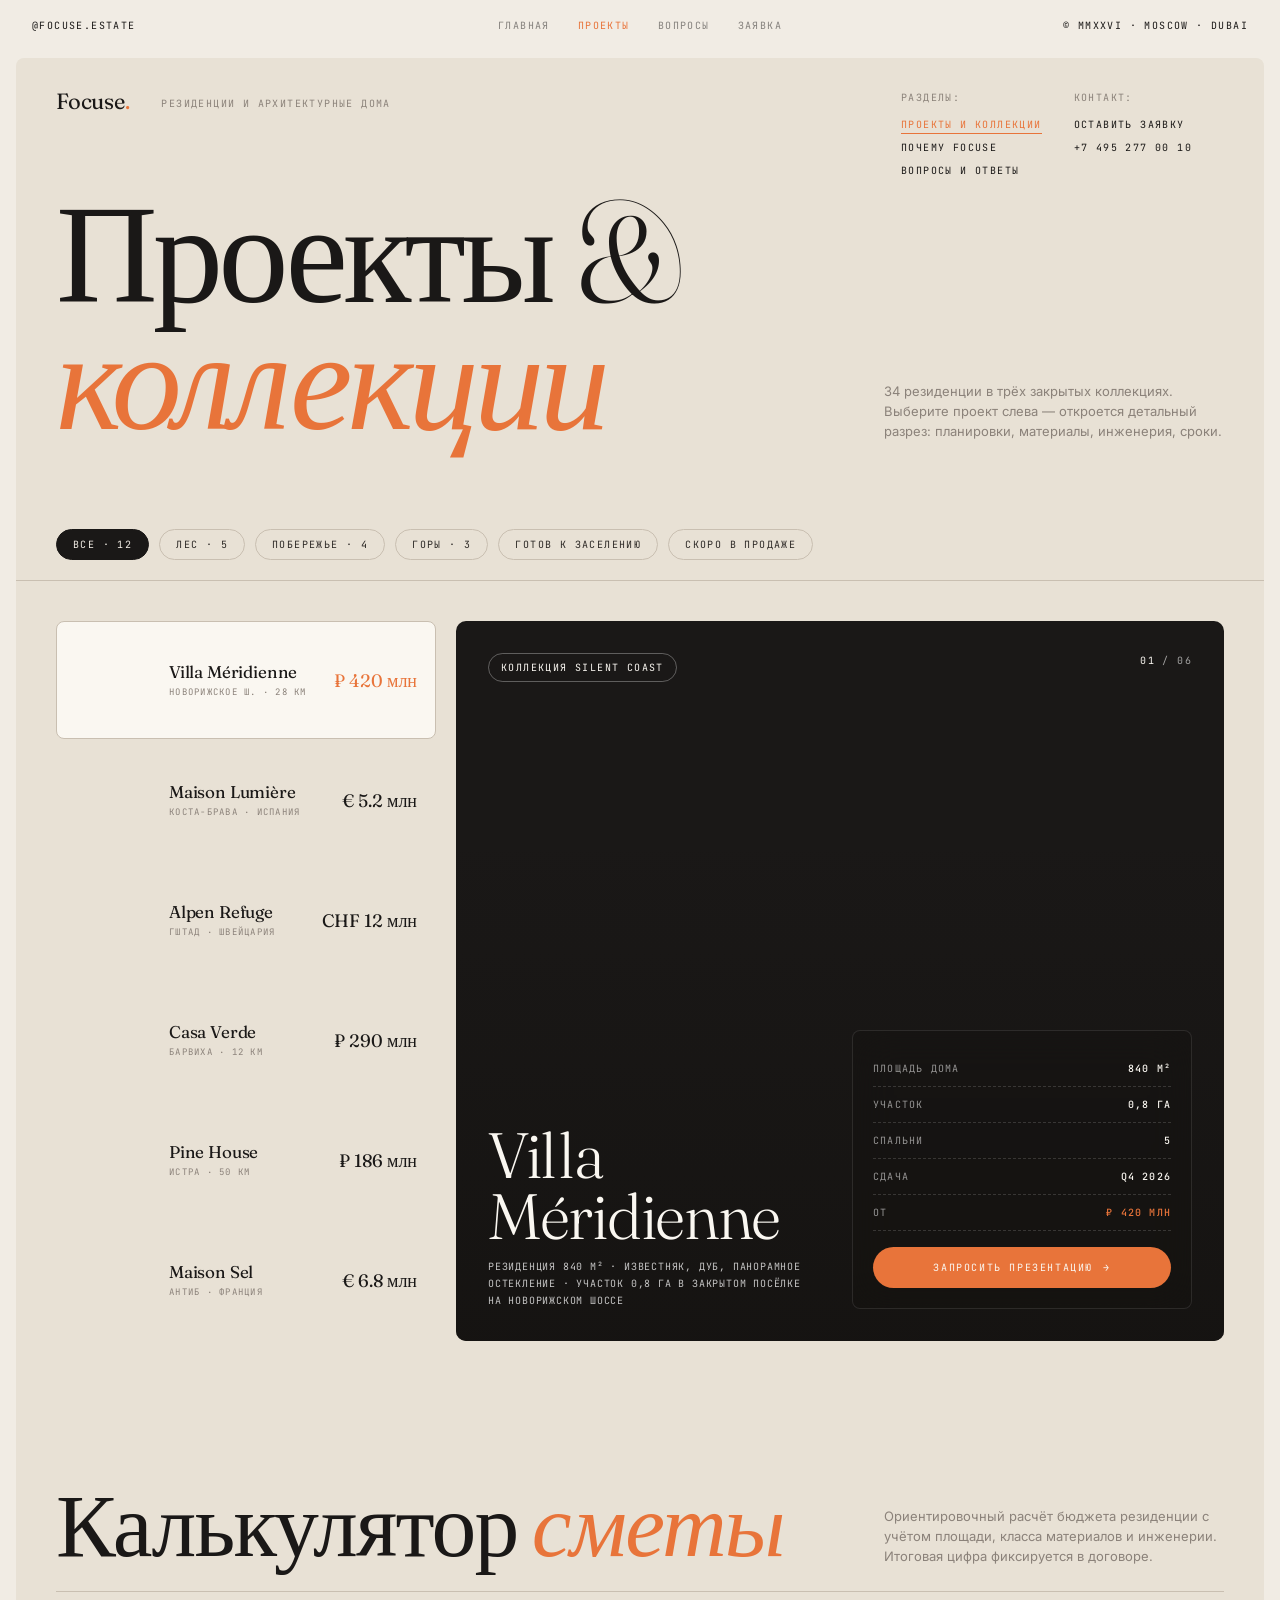
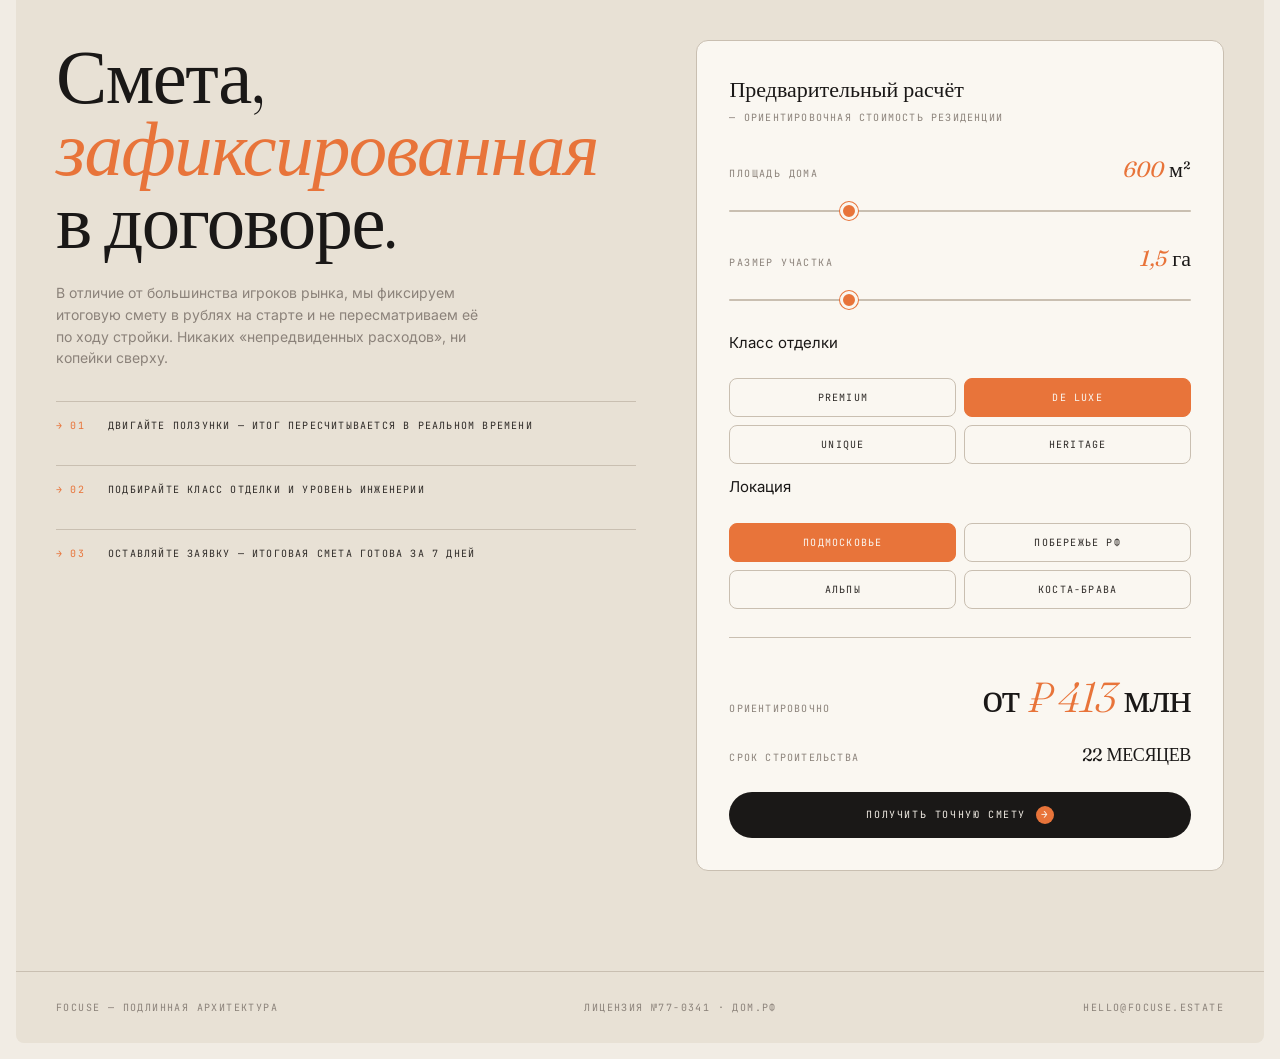
<file: projects.html>
<!doctype html>
<html lang="ru">
<head>
  <meta charset="utf-8" />
  <meta name="viewport" content="width=device-width, initial-scale=1" />
  <title>Проекты — Focuse</title>
  <link rel="stylesheet" href="styles/base.css" />
  <style>
    .projects-head {
      padding: 130px 40px 40px;
      position: relative;
    }
    .projects-head .top-row {
      display: flex;
      justify-content: space-between;
      align-items: flex-end;
      gap: 40px;
      margin-bottom: 48px;
    }
    .projects-head h1 {
      font-family: var(--serif);
      font-weight: 300;
      font-size: clamp(72px, 11vw, 160px);
      line-height: 0.9;
      letter-spacing: -0.035em;
    }
    .projects-head h1 em { font-style: italic; color: var(--accent); font-weight: 400; }
    .projects-head .summary {
      max-width: 340px;
      color: var(--muted);
      font-size: 13px;
      line-height: 1.55;
    }

    .filters {
      display: flex;
      gap: 10px;
      flex-wrap: wrap;
      padding: 0 40px 20px;
      border-bottom: 1px solid var(--line);
      margin-bottom: 40px;
    }
    .filter-chip {
      padding: 8px 16px;
      border: 1px solid var(--line);
      border-radius: 999px;
      font-family: var(--mono);
      font-size: 10px;
      letter-spacing: 0.14em;
      text-transform: uppercase;
      transition: all .2s;
      cursor: pointer;
      background: transparent;
      color: var(--ink-2);
    }
    .filter-chip:hover { border-color: var(--ink); }
    .filter-chip.active {
      background: var(--ink);
      color: var(--bg);
      border-color: var(--ink);
    }

    /* ============ MAIN SPLIT ============ */
    .project-view {
      display: grid;
      grid-template-columns: 380px 1fr;
      gap: 20px;
      padding: 0 40px 40px;
    }

    .project-list {
      display: flex;
      flex-direction: column;
      gap: 2px;
    }
    .project-card {
      display: grid;
      grid-template-columns: 80px 1fr auto;
      gap: 14px;
      padding: 18px;
      border: 1px solid transparent;
      border-radius: 8px;
      align-items: center;
      cursor: pointer;
      transition: all .2s;
      text-align: left;
    }
    .project-card:hover { background: var(--bg-3); }
    .project-card.active {
      background: var(--white);
      border-color: var(--line);
    }
    .project-card .thumb {
      width: 80px; height: 80px;
      border-radius: 6px;
      background-size: cover;
      background-position: center;
    }
    .project-card .info .name {
      font-family: var(--serif);
      font-weight: 400;
      font-size: 17px;
      line-height: 1.1;
      letter-spacing: -0.01em;
      margin-bottom: 4px;
    }
    .project-card .info .loc {
      font-family: var(--mono);
      font-size: 9px;
      letter-spacing: 0.14em;
      text-transform: uppercase;
      color: var(--muted);
    }
    .project-card .price {
      font-family: var(--serif);
      font-size: 18px;
      color: var(--ink);
    }
    .project-card.active .price { color: var(--accent); }

    /* ============ DETAIL ============ */
    .project-detail {
      position: relative;
      border-radius: 10px;
      overflow: hidden;
      min-height: 720px;
      background: var(--ink);
    }
    .project-hero {
      position: absolute;
      inset: 0;
      background-size: cover;
      background-position: center;
      transition: opacity .5s ease;
    }
    .project-hero::after {
      content: '';
      position: absolute; inset: 0;
      background: linear-gradient(180deg, rgba(20,18,16,0) 30%, rgba(20,18,16,0.75) 100%);
    }

    .project-overlay {
      position: absolute;
      inset: 0;
      z-index: 2;
      display: flex;
      flex-direction: column;
      justify-content: space-between;
      padding: 32px;
      color: var(--white);
    }
    .project-top {
      display: flex;
      justify-content: space-between;
      align-items: flex-start;
    }
    .project-top .tag {
      font-family: var(--mono);
      font-size: 10px;
      letter-spacing: 0.14em;
      text-transform: uppercase;
      padding: 6px 12px;
      border: 1px solid rgba(255,255,255,0.3);
      border-radius: 999px;
      color: var(--white);
    }
    .project-top .counter {
      font-family: var(--mono);
      font-size: 10px;
      letter-spacing: 0.14em;
      color: rgba(255,255,255,0.6);
    }
    .project-top .counter .cur { color: var(--white); }

    .project-bottom {
      display: grid;
      grid-template-columns: 1fr 340px;
      gap: 40px;
      align-items: end;
    }
    .project-bottom h2 {
      font-family: var(--serif);
      font-weight: 300;
      font-size: clamp(44px, 5vw, 72px);
      line-height: 0.95;
      letter-spacing: -0.02em;
      margin-bottom: 12px;
    }
    .project-bottom h2 em { font-style: italic; color: var(--accent); font-weight: 400; }
    .project-bottom .desc {
      font-family: var(--mono);
      font-size: 10px;
      letter-spacing: 0.08em;
      text-transform: uppercase;
      line-height: 1.7;
      color: rgba(255,255,255,0.75);
      max-width: 480px;
    }

    .stats-overlay {
      background: rgba(20, 18, 16, 0.45);
      backdrop-filter: blur(20px);
      -webkit-backdrop-filter: blur(20px);
      border: 1px solid rgba(255,255,255,0.1);
      border-radius: 8px;
      padding: 20px;
    }
    .stats-overlay .row {
      display: flex;
      justify-content: space-between;
      padding: 10px 0;
      border-bottom: 1px dashed rgba(255,255,255,0.15);
      font-family: var(--mono);
      font-size: 10px;
      letter-spacing: 0.12em;
      text-transform: uppercase;
    }
    .stats-overlay .row:last-child { border-bottom: none; }
    .stats-overlay .row .k { color: rgba(255,255,255,0.55); }
    .stats-overlay .row .v { color: var(--white); font-weight: 500; }
    .stats-overlay .cta {
      margin-top: 16px;
      width: 100%;
      justify-content: center;
    }

    /* ============ CALCULATOR ============ */
    .calc {
      padding: 100px 40px 100px;
    }
    .calc-grid {
      display: grid;
      grid-template-columns: 1.1fr 1fr;
      gap: 60px;
      align-items: start;
    }
    .calc-left h2 {
      font-family: var(--serif);
      font-weight: 300;
      font-size: clamp(48px, 6vw, 80px);
      line-height: 0.95;
      letter-spacing: -0.02em;
      margin-bottom: 24px;
    }
    .calc-left h2 em { font-style: italic; color: var(--accent); font-weight: 400; }
    .calc-left p {
      color: var(--muted);
      line-height: 1.55;
      font-size: 14px;
      max-width: 440px;
      margin-bottom: 32px;
    }
    .calc-bullets {
      display: flex;
      flex-direction: column;
      gap: 16px;
    }
    .calc-bullet {
      display: grid;
      grid-template-columns: 40px 1fr;
      gap: 12px;
      padding: 16px 0;
      border-top: 1px solid var(--line);
      font-family: var(--mono);
      font-size: 10px;
      letter-spacing: 0.12em;
      text-transform: uppercase;
      color: var(--ink-2);
    }
    .calc-bullet .n { color: var(--accent); }

    .calc-panel {
      background: var(--white);
      border: 1px solid var(--line);
      border-radius: 12px;
      padding: 32px;
    }
    .calc-panel h3 {
      font-family: var(--serif);
      font-weight: 400;
      font-size: 22px;
      margin-bottom: 4px;
    }
    .calc-panel .sub {
      font-family: var(--mono);
      font-size: 10px;
      letter-spacing: 0.12em;
      text-transform: uppercase;
      color: var(--muted);
      margin-bottom: 28px;
    }

    .slider-row {
      margin-bottom: 24px;
    }
    .slider-row .label-row {
      display: flex;
      justify-content: space-between;
      align-items: baseline;
      margin-bottom: 10px;
    }
    .slider-row .lbl {
      font-family: var(--mono);
      font-size: 10px;
      letter-spacing: 0.14em;
      text-transform: uppercase;
      color: var(--muted);
    }
    .slider-row .val {
      font-family: var(--serif);
      font-size: 22px;
      color: var(--ink);
    }
    .slider-row .val em { color: var(--accent); font-style: italic; }
    input[type=range] {
      width: 100%;
      -webkit-appearance: none;
      appearance: none;
      height: 2px;
      background: var(--line);
      outline: none;
      border-radius: 1px;
    }
    input[type=range]::-webkit-slider-thumb {
      -webkit-appearance: none;
      appearance: none;
      width: 18px; height: 18px;
      border-radius: 50%;
      background: var(--accent);
      cursor: pointer;
      border: 3px solid var(--white);
      box-shadow: 0 0 0 1px var(--accent);
    }
    input[type=range]::-moz-range-thumb {
      width: 18px; height: 18px;
      border-radius: 50%;
      background: var(--accent);
      cursor: pointer;
      border: 3px solid var(--white);
      box-shadow: 0 0 0 1px var(--accent);
    }

    .calc-options {
      display: grid;
      grid-template-columns: 1fr 1fr;
      gap: 8px;
      margin: 24px 0 8px;
    }
    .calc-option {
      padding: 12px;
      border: 1px solid var(--line);
      border-radius: 8px;
      font-family: var(--mono);
      font-size: 10px;
      letter-spacing: 0.12em;
      text-transform: uppercase;
      cursor: pointer;
      text-align: center;
      transition: all .2s;
      background: transparent;
      color: var(--ink-2);
    }
    .calc-option:hover { border-color: var(--ink); }
    .calc-option.active {
      border-color: var(--accent);
      background: var(--accent);
      color: var(--white);
    }

    .calc-result {
      margin-top: 28px;
      padding-top: 28px;
      border-top: 1px solid var(--line);
    }
    .calc-result .pricing {
      display: flex;
      justify-content: space-between;
      align-items: baseline;
      margin-bottom: 12px;
    }
    .calc-result .pricing .key {
      font-family: var(--mono);
      font-size: 10px;
      letter-spacing: 0.12em;
      text-transform: uppercase;
      color: var(--muted);
    }
    .calc-result .pricing .big {
      font-family: var(--serif);
      font-size: 42px;
      font-weight: 300;
      color: var(--ink);
      letter-spacing: -0.02em;
    }
    .calc-result .pricing .big em { color: var(--accent); font-style: italic; }
    .calc-result .pricing.sub {
      margin-bottom: 0;
    }
    .calc-result .pricing.sub .big { font-size: 18px; font-weight: 400; }
    .calc-result .cta-row {
      margin-top: 24px;
      display: flex;
      gap: 10px;
    }

    @media (max-width: 900px) {
      .projects-head { padding: 90px 20px 20px; }
      .projects-head .top-row { flex-direction: column; align-items: flex-start; }
      .projects-head h1 { font-size: clamp(52px, 12vw, 80px); }
      .filters { padding: 0 20px 16px; gap: 6px; }
      .filter-chip { padding: 6px 12px; font-size: 9px; }
      .project-view { grid-template-columns: 1fr; padding: 0 20px 32px; }
      .project-detail { min-height: 520px; order: -1; }
      .project-list { max-height: none; }
      .project-card { grid-template-columns: 60px 1fr auto; padding: 12px; }
      .project-card .thumb { width: 60px; height: 60px; }
      .project-card .info .name { font-size: 15px; }
      .project-card .price { font-size: 14px; }
      .project-bottom { grid-template-columns: 1fr; gap: 20px; }
      .project-bottom h2 { font-size: clamp(32px, 8vw, 48px); }
      .project-overlay { padding: 20px; }
      .stats-overlay { padding: 16px; }
      .calc { padding: 48px 20px; }
      .calc-grid { grid-template-columns: 1fr; gap: 32px; }
      .calc-left h2 { font-size: clamp(36px, 9vw, 52px); }
      .calc-panel { padding: 24px 20px; }
      .calc-options { grid-template-columns: 1fr 1fr; }
      .calc-result .pricing .big { font-size: 32px; }
    }

    @media (max-width: 640px) {
      .projects-head { padding: 76px 16px 16px; }
      .project-view { padding: 0 16px 24px; }
      .calc { padding: 40px 16px; }
      .project-top .tag { font-size: 9px; padding: 5px 10px; }
    }
  </style>
</head>
<body data-page="projects">
<div data-chrome="top"></div>

<main class="shell">
  <div data-chrome="nav"></div>

  <section class="projects-head">
    <div class="top-row">
      <h1>Проекты & <em>коллекции</em></h1>
      <div class="summary">
        34 резиденции в трёх закрытых коллекциях. Выберите проект слева — откроется детальный разрез: планировки, материалы, инженерия, сроки.
      </div>
    </div>
  </section>

  <div class="filters" id="filters">
    <button class="filter-chip active" data-f="all">Все · 12</button>
    <button class="filter-chip" data-f="forest">Лес · 5</button>
    <button class="filter-chip" data-f="coast">Побережье · 4</button>
    <button class="filter-chip" data-f="mountain">Горы · 3</button>
    <button class="filter-chip" data-f="ready">Готов к заселению</button>
    <button class="filter-chip" data-f="soon">Скоро в продаже</button>
  </div>

  <div class="project-view">
    <div class="project-list" id="projectList"></div>
    <div class="project-detail" id="projectDetail">
      <div class="project-hero" id="projectHero"></div>
      <div class="project-overlay">
        <div class="project-top">
          <div class="tag" id="projectTag">Коллекция Silent Coast</div>
          <div class="counter"><span class="cur" id="projectCur">01</span> / <span id="projectTot">12</span></div>
        </div>
        <div class="project-bottom">
          <div>
            <h2 id="projectName">Villa Méridienne</h2>
            <div class="desc" id="projectDesc">Резиденция 840 м² · известняк, дуб, панорамное остекление · участок 0,8 га в закрытом посёлке на Новорижском шоссе</div>
          </div>
          <div class="stats-overlay">
            <div class="row"><span class="k">Площадь дома</span><span class="v" id="statArea">840 м²</span></div>
            <div class="row"><span class="k">Участок</span><span class="v" id="statPlot">0,8 га</span></div>
            <div class="row"><span class="k">Спальни</span><span class="v" id="statBeds">5</span></div>
            <div class="row"><span class="k">Сдача</span><span class="v" id="statReady">Q4 2026</span></div>
            <div class="row"><span class="k">От</span><span class="v" id="statPrice" style="color: var(--accent);">₽ 420 млн</span></div>
            <button class="btn btn-accent cta" onclick="location.href='contact.html'">
              Запросить презентацию <span>→</span>
            </button>
          </div>
        </div>
      </div>
    </div>
  </div>

  <!-- ====================== CALCULATOR ====================== -->
  <section class="calc">
    <div class="section-head">
      <h2>Калькулятор <em>сметы</em></h2>
      <div class="side">
        Ориентировочный расчёт бюджета резиденции с учётом площади, класса материалов и инженерии. Итоговая цифра фиксируется в договоре.
      </div>
    </div>

    <div class="calc-grid">
      <div class="calc-left">
        <h2>Смета, <em>зафиксированная</em> в договоре.</h2>
        <p>В отличие от большинства игроков рынка, мы фиксируем итоговую смету в рублях на старте и не пересматриваем её по ходу стройки. Никаких «непредвиденных расходов», ни копейки сверху.</p>
        <div class="calc-bullets">
          <div class="calc-bullet">
            <span class="n">→ 01</span>
            <span>Двигайте ползунки — итог пересчитывается в реальном времени</span>
          </div>
          <div class="calc-bullet">
            <span class="n">→ 02</span>
            <span>Подбирайте класс отделки и уровень инженерии</span>
          </div>
          <div class="calc-bullet">
            <span class="n">→ 03</span>
            <span>Оставляйте заявку — итоговая смета готова за 7 дней</span>
          </div>
        </div>
      </div>

      <div class="calc-panel">
        <h3>Предварительный расчёт</h3>
        <div class="sub">— Ориентировочная стоимость резиденции</div>

        <div class="slider-row">
          <div class="label-row">
            <span class="lbl">Площадь дома</span>
            <span class="val"><em id="valArea">600</em> м²</span>
          </div>
          <input type="range" id="area" min="300" max="1500" step="20" value="600">
        </div>

        <div class="slider-row">
          <div class="label-row">
            <span class="lbl">Размер участка</span>
            <span class="val"><em id="valPlot">0,5</em> га</span>
          </div>
          <input type="range" id="plot" min="10" max="30" step="1" value="15">
        </div>

        <div class="label-row" style="margin-top: 20px; margin-bottom: 8px;">
          <span class="lbl">Класс отделки</span>
        </div>
        <div class="calc-options" data-group="class">
          <button class="calc-option" data-val="1">Premium</button>
          <button class="calc-option active" data-val="1.25">De Luxe</button>
          <button class="calc-option" data-val="1.55">Unique</button>
          <button class="calc-option" data-val="1.9">Heritage</button>
        </div>

        <div class="label-row" style="margin-top: 12px; margin-bottom: 8px;">
          <span class="lbl">Локация</span>
        </div>
        <div class="calc-options" data-group="loc">
          <button class="calc-option active" data-val="1">Подмосковье</button>
          <button class="calc-option" data-val="1.35">Побережье РФ</button>
          <button class="calc-option" data-val="1.7">Альпы</button>
          <button class="calc-option" data-val="1.5">Коста-Брава</button>
        </div>

        <div class="calc-result">
          <div class="pricing">
            <span class="key">Ориентировочно</span>
            <span class="big">от <em id="totalPrice">₽ 375</em> млн</span>
          </div>
          <div class="pricing sub">
            <span class="key">Срок строительства</span>
            <span class="big" id="totalMonths">16 месяцев</span>
          </div>
          <div class="cta-row">
            <a href="contact.html" class="btn btn-primary" style="flex:1; justify-content: center;">
              Получить точную смету <span class="plus">→</span>
            </a>
          </div>
        </div>
      </div>
    </div>
  </section>

  <div data-chrome="bottom"></div>
</main>

<script src="scripts/chrome.js"></script>
<script>
// ================== PROJECTS DATA ==================
const PROJECTS = [
  { id: 'villa-meridienne', name: 'Villa Méridienne', tag: 'Коллекция Silent Coast', loc: 'Новорижское ш. · 28 км', price: '₽ 420 млн', cat: 'forest', status: 'ready',
    img: 'https://images.unsplash.com/photo-1600607687939-ce8a6c25118c?auto=format&fit=crop&w=1600&q=80',
    thumb: 'https://images.unsplash.com/photo-1600607687939-ce8a6c25118c?auto=format&fit=crop&w=300&q=80',
    desc: 'Резиденция 840 м² · известняк, дуб, панорамное остекление · участок 0,8 га в закрытом посёлке на Новорижском шоссе',
    stats: { area: '840 м²', plot: '0,8 га', beds: '5', ready: 'Q4 2026', price: '₽ 420 млн' }},
  { id: 'maison-lumiere', name: 'Maison Lumière', tag: 'Коллекция Maison Lumière', loc: 'Коста-Брава · Испания', price: '€ 5.2 млн', cat: 'coast', status: 'ready',
    img: 'https://images.unsplash.com/photo-1613490493576-7fde63acd811?auto=format&fit=crop&w=1600&q=80',
    thumb: 'https://images.unsplash.com/photo-1613490493576-7fde63acd811?auto=format&fit=crop&w=300&q=80',
    desc: 'Вилла 620 м² на скале над морем · белый известняк и тик · приватный выход к бухте',
    stats: { area: '620 м²', plot: '0,4 га', beds: '4', ready: 'Q2 2027', price: '€ 5,2 млн' }},
  { id: 'alpen-refuge', name: 'Alpen Refuge', tag: 'Коллекция Alpen Refuge', loc: 'Гштад · Швейцария', price: 'CHF 12 млн', cat: 'mountain', status: 'soon',
    img: 'https://images.unsplash.com/photo-1600566753190-17f0baa2a6c3?auto=format&fit=crop&w=1600&q=80',
    thumb: 'https://images.unsplash.com/photo-1600566753190-17f0baa2a6c3?auto=format&fit=crop&w=300&q=80',
    desc: 'Шале 480 м² · местный камень и состаренный дуб · панорама на долину, подъёмник в 300 м',
    stats: { area: '480 м²', plot: '0,3 га', beds: '6', ready: 'Q1 2028', price: 'CHF 12 млн' }},
  { id: 'casa-verde', name: 'Casa Verde', tag: 'Коллекция Silent Coast', loc: 'Барвиха · 12 км', price: '₽ 290 млн', cat: 'forest', status: 'ready',
    img: 'https://images.unsplash.com/photo-1600585154340-be6161a56a0c?auto=format&fit=crop&w=1600&q=80',
    thumb: 'https://images.unsplash.com/photo-1600585154340-be6161a56a0c?auto=format&fit=crop&w=300&q=80',
    desc: 'Дом 540 м² в сосновом лесу · пастельный бетон и тёмный дуб · собственный бассейн 18 м',
    stats: { area: '540 м²', plot: '0,5 га', beds: '4', ready: 'Q2 2026', price: '₽ 290 млн' }},
  { id: 'pine-house', name: 'Pine House', tag: 'Коллекция Silent Coast', loc: 'Истра · 50 км', price: '₽ 186 млн', cat: 'forest', status: 'soon',
    img: 'https://images.unsplash.com/photo-1564013799919-ab600027ffc6?auto=format&fit=crop&w=1600&q=80',
    thumb: 'https://images.unsplash.com/photo-1564013799919-ab600027ffc6?auto=format&fit=crop&w=300&q=80',
    desc: 'Резиденция 410 м² среди корабельных сосен · обугленная лиственница · двор-патио',
    stats: { area: '410 м²', plot: '0,6 га', beds: '4', ready: 'Q3 2027', price: '₽ 186 млн' }},
  { id: 'maison-sel', name: 'Maison Sel', tag: 'Коллекция Maison Lumière', loc: 'Антиб · Франция', price: '€ 6.8 млн', cat: 'coast', status: 'soon',
    img: 'https://images.unsplash.com/photo-1512917774080-9991f1c4c750?auto=format&fit=crop&w=1600&q=80',
    thumb: 'https://images.unsplash.com/photo-1512917774080-9991f1c4c750?auto=format&fit=crop&w=300&q=80',
    desc: 'Вилла 720 м² с приватным причалом · травертин · оливковая роща на участке',
    stats: { area: '720 м²', plot: '0,7 га', beds: '5', ready: 'Q4 2027', price: '€ 6,8 млн' }},
];

let activeId = PROJECTS[0].id;
let activeFilter = 'all';

function renderList() {
  const list = document.getElementById('projectList');
  const filtered = PROJECTS.filter(p =>
    activeFilter === 'all' ? true :
    activeFilter === 'ready' || activeFilter === 'soon' ? p.status === activeFilter :
    p.cat === activeFilter
  );
  list.innerHTML = filtered.map((p, i) => `
    <button class="project-card ${p.id === activeId ? 'active' : ''}" data-id="${p.id}">
      <div class="thumb" style="background-image: url('${p.thumb}')"></div>
      <div class="info">
        <div class="name">${p.name}</div>
        <div class="loc">${p.loc}</div>
      </div>
      <div class="price">${p.price}</div>
    </button>
  `).join('');
  list.querySelectorAll('.project-card').forEach(c => {
    c.addEventListener('click', () => { activeId = c.dataset.id; renderList(); renderDetail(); });
  });
  document.getElementById('projectTot').textContent = String(filtered.length).padStart(2, '0');
}

function renderDetail() {
  const p = PROJECTS.find(x => x.id === activeId);
  if (!p) return;
  const heroEl = document.getElementById('projectHero');
  heroEl.style.opacity = '0';
  setTimeout(() => {
    heroEl.style.backgroundImage = `url('${p.img}')`;
    heroEl.style.opacity = '1';
  }, 200);
  document.getElementById('projectTag').textContent = p.tag;
  document.getElementById('projectName').textContent = p.name;
  document.getElementById('projectDesc').textContent = p.desc;
  document.getElementById('statArea').textContent = p.stats.area;
  document.getElementById('statPlot').textContent = p.stats.plot;
  document.getElementById('statBeds').textContent = p.stats.beds;
  document.getElementById('statReady').textContent = p.stats.ready;
  document.getElementById('statPrice').textContent = p.stats.price;
  const idx = PROJECTS.findIndex(x => x.id === activeId);
  document.getElementById('projectCur').textContent = String(idx + 1).padStart(2, '0');
}

// filters
document.querySelectorAll('.filter-chip').forEach(ch => {
  ch.addEventListener('click', () => {
    document.querySelectorAll('.filter-chip').forEach(c => c.classList.remove('active'));
    ch.classList.add('active');
    activeFilter = ch.dataset.f;
    renderList();
  });
});

renderList();
renderDetail();

// ================== CALCULATOR ==================
const calc = () => {
  const area = +document.getElementById('area').value;
  const plotRaw = +document.getElementById('plot').value;
  const cls = +document.querySelector('[data-group="class"] .active').dataset.val;
  const loc = +document.querySelector('[data-group="loc"] .active').dataset.val;

  document.getElementById('valArea').textContent = area;
  document.getElementById('valPlot').textContent = (plotRaw / 10).toFixed(1).replace('.', ',');

  // base: 0.55 млн ₽ / м²
  const base = area * 0.55;
  const price = base * cls * loc;
  const display = price < 1000 ? `₽ ${Math.round(price)}` : `₽ ${(price/1000).toFixed(1).replace('.', ',')} млрд`;
  document.getElementById('totalPrice').textContent = display;

  const months = Math.max(12, Math.round(10 + area/60 + (cls-1)*6));
  document.getElementById('totalMonths').textContent = months + ' месяцев';
};

document.getElementById('area').addEventListener('input', calc);
document.getElementById('plot').addEventListener('input', calc);
document.querySelectorAll('.calc-options').forEach(g => {
  g.addEventListener('click', e => {
    const btn = e.target.closest('.calc-option');
    if (!btn) return;
    g.querySelectorAll('.calc-option').forEach(b => b.classList.remove('active'));
    btn.classList.add('active');
    calc();
  });
});
calc();
</script>
</body>
</html>
</file>
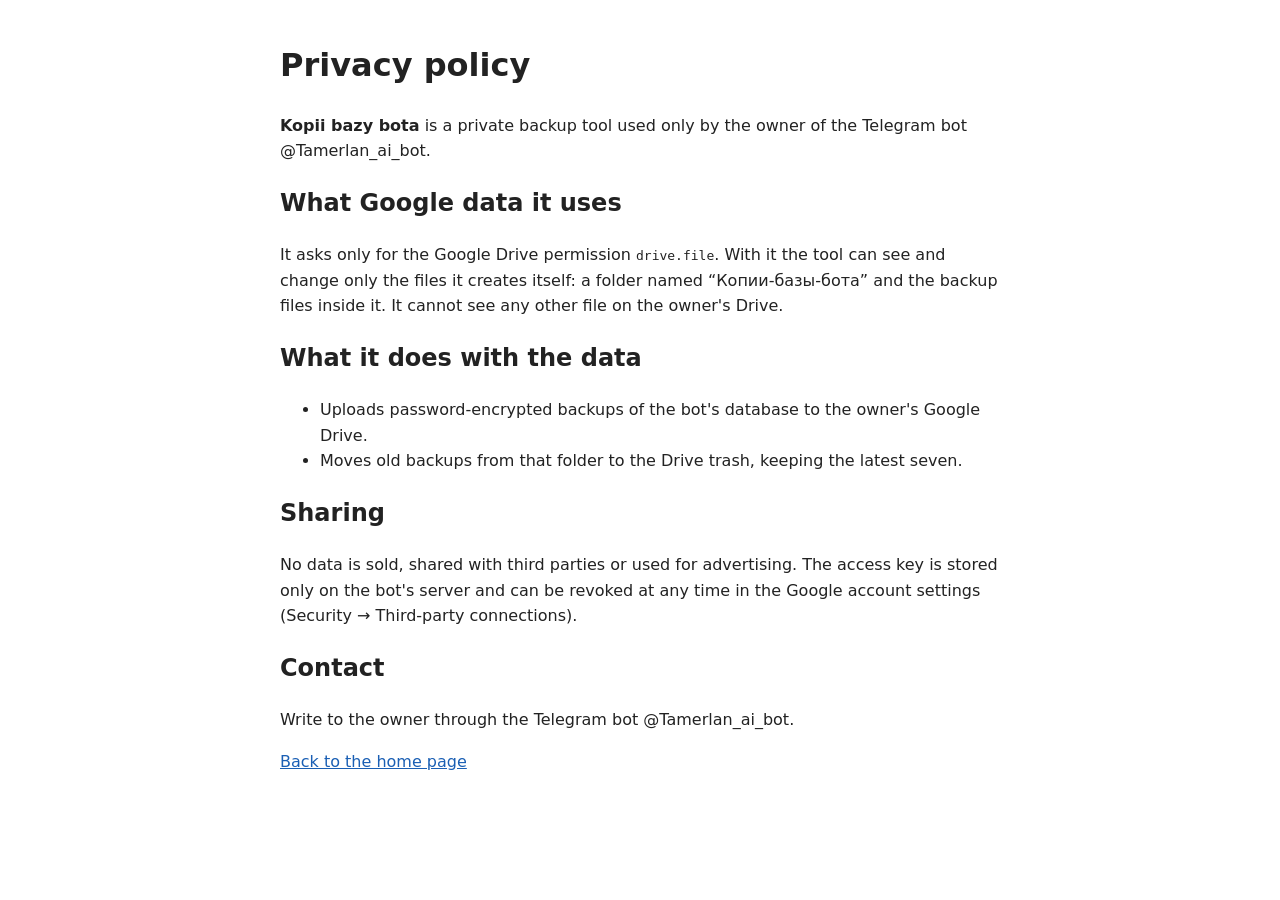
<file: kopii-bota/privacy.html>
<!doctype html>
<html lang="en">
<head>
<meta charset="utf-8">
<meta name="viewport" content="width=device-width, initial-scale=1">
<title>Kopii bazy bota: privacy policy</title>
<style>body{font-family:system-ui,-apple-system,sans-serif;max-width:720px;margin:40px auto;padding:0 16px;line-height:1.6;color:#222}a{color:#1a5fb4}</style>
</head>
<body>
<h1>Privacy policy</h1>
<p><b>Kopii bazy bota</b> is a private backup tool used only by the owner of the Telegram bot @Tamerlan_ai_bot.</p>
<h2>What Google data it uses</h2>
<p>It asks only for the Google Drive permission <code>drive.file</code>. With it the tool can see and change only the files it creates itself: a folder named “Копии-базы-бота” and the backup files inside it. It cannot see any other file on the owner's Drive.</p>
<h2>What it does with the data</h2>
<ul>
<li>Uploads password-encrypted backups of the bot's database to the owner's Google Drive.</li>
<li>Moves old backups from that folder to the Drive trash, keeping the latest seven.</li>
</ul>
<h2>Sharing</h2>
<p>No data is sold, shared with third parties or used for advertising. The access key is stored only on the bot's server and can be revoked at any time in the Google account settings (Security → Third-party connections).</p>
<h2>Contact</h2>
<p>Write to the owner through the Telegram bot @Tamerlan_ai_bot.</p>
<p><a href="index.html">Back to the home page</a></p>
</body>
</html>
</file>
<file: styles/base.css>
/* Focuse — design system */
@import url('https://fonts.googleapis.com/css2?family=Fraunces:ital,opsz,wght@0,9..144,300;0,9..144,400;0,9..144,500;0,9..144,600;1,9..144,300;1,9..144,400&family=Inter:wght@300;400;500;600&family=JetBrains+Mono:wght@400;500&display=swap');

:root {
  --bg: #F1ECE4;
  --bg-2: #E8E1D5;
  --bg-3: #D9D0C0;
  --ink: #1A1817;
  --ink-2: #2E2A27;
  --muted: #8B827A;
  --muted-2: #A39B93;
  --line: #C9BFB1;
  --line-2: #DED5C6;
  --accent: #E8743A;
  --accent-2: #D9612A;
  --white: #FAF7F1;

  --serif: 'Fraunces', 'Times New Roman', serif;
  --sans: 'Inter', -apple-system, sans-serif;
  --mono: 'JetBrains Mono', monospace;
}

* { box-sizing: border-box; margin: 0; padding: 0; }

html, body {
  background: var(--bg);
  color: var(--ink);
  font-family: var(--sans);
  font-size: 15px;
  line-height: 1.5;
  -webkit-font-smoothing: antialiased;
  text-rendering: optimizeLegibility;
}

body {
  min-height: 100vh;
  overflow-x: hidden;
}

a {
  color: inherit;
  text-decoration: none;
}

img { display: block; max-width: 100%; }
button { font-family: inherit; cursor: pointer; border: none; background: none; color: inherit; }
input, textarea, select { font-family: inherit; color: inherit; }

/* ============ Top strip (instagram-like on ref) ============ */
.top-strip {
  position: fixed;
  top: 0; left: 0; right: 0;
  z-index: 100;
  display: grid;
  grid-template-columns: 1fr auto 1fr;
  align-items: center;
  padding: 18px 32px;
  font-family: var(--mono);
  font-size: 10px;
  letter-spacing: 0.14em;
  text-transform: uppercase;
  color: var(--ink);
  background: var(--bg);
  border-bottom: 1px solid transparent;
  pointer-events: none;
}
.top-strip > * { pointer-events: auto; }
.top-strip .right { justify-self: end; }
.top-strip .center { justify-self: center; display: flex; gap: 28px; }
.top-strip .center a { opacity: .5; transition: opacity .2s; }
.top-strip .center a:hover { opacity: 1; }
.top-strip .center a.active { opacity: 1; color: var(--accent); }

/* ============ Main shell (inner bordered panel like on ref) ============ */
.shell {
  margin: 58px 16px 16px;
  background: var(--bg-2);
  border-radius: 8px;
  position: relative;
  overflow: hidden;
  min-height: calc(100vh - 74px);
}

/* ============ Inner nav (logo + menu) ============ */
.nav {
  position: absolute;
  top: 0; left: 0; right: 0;
  z-index: 20;
  display: grid;
  grid-template-columns: auto 1fr auto auto auto;
  align-items: start;
  gap: 32px;
  padding: 32px 40px;
  font-family: var(--mono);
  font-size: 10px;
  letter-spacing: 0.14em;
  text-transform: uppercase;
}
.nav .logo {
  font-family: var(--serif);
  font-size: 22px;
  font-weight: 400;
  letter-spacing: -0.01em;
  text-transform: none;
  line-height: 1;
  color: var(--ink);
}
.nav .logo .dot { color: var(--accent); }
.nav .official { color: var(--muted); padding-top: 6px; }
.nav-col { display: flex; flex-direction: column; gap: 6px; }
.nav-col .label { color: var(--muted); margin-bottom: 6px; }
.nav-col a {
  color: var(--ink);
  border-bottom: 1px solid transparent;
  padding-bottom: 1px;
  transition: border-color .2s, color .2s;
}
.nav-col a:hover { border-color: var(--ink); }
.nav-col a.active { color: var(--accent); border-color: var(--accent); }
.burger {
  width: 36px; height: 36px;
  display: none;
  place-items: center;
  border: 1px solid var(--line);
  border-radius: 50%;
  transition: background .2s;
}
@media (max-width: 1100px) {
  .burger { display: grid; }
}
.burger:hover { background: var(--bg-3); }
.burger svg { width: 14px; height: 14px; }

/* ============ Mobile menu (works on tablet + mobile) ============ */
.mobile-menu {
  position: fixed;
  inset: 0;
  background: var(--bg);
  z-index: 200;
  display: none;
  flex-direction: column;
  padding: 60px 24px 24px;
}
.mobile-menu.open { display: flex; }
.mobile-menu a {
  font-family: var(--serif);
  font-weight: 300;
  font-size: 36px;
  letter-spacing: -0.02em;
  padding: 14px 0;
  border-bottom: 1px solid var(--line);
}
.mobile-menu a.active { color: var(--accent); }
.mobile-menu .close {
  position: absolute;
  top: 18px; right: 20px;
  width: 40px; height: 40px;
  border-radius: 50%;
  border: 1px solid var(--line);
  display: grid; place-items: center;
  font-size: 20px;
  background: var(--bg);
  z-index: 201;
}
.mobile-menu .meta {
  margin-top: auto;
  padding-top: 24px;
  font-family: var(--mono);
  font-size: 10px;
  letter-spacing: 0.14em;
  text-transform: uppercase;
  color: var(--muted);
  line-height: 2;
}

/* ============ Monospace helpers ============ */
.mono { font-family: var(--mono); font-size: 10px; letter-spacing: 0.14em; text-transform: uppercase; }
.bracket { color: var(--muted); }
.bracket::before { content: '['; margin-right: 2px; }
.bracket::after { content: ']'; margin-left: 2px; }

/* ============ Buttons ============ */
.btn {
  display: inline-flex;
  align-items: center;
  gap: 10px;
  padding: 14px 22px;
  border-radius: 999px;
  font-family: var(--mono);
  font-size: 10px;
  letter-spacing: 0.16em;
  text-transform: uppercase;
  transition: transform .2s, background .2s, color .2s;
  cursor: pointer;
}
.btn-primary {
  background: var(--ink);
  color: var(--bg);
}
.btn-primary:hover { background: var(--accent); transform: translateY(-1px); }
.btn-ghost {
  background: transparent;
  color: var(--ink);
  border: 1px solid var(--line);
}
.btn-ghost:hover { border-color: var(--ink); }
.btn-accent { background: var(--accent); color: var(--white); }
.btn-accent:hover { background: var(--accent-2); }

.btn .plus {
  display: inline-grid; place-items: center;
  width: 18px; height: 18px; border-radius: 50%;
  background: var(--accent);
  color: var(--white);
  font-size: 11px;
}

/* ============ Glass card ============ */
.glass {
  background: rgba(245, 240, 232, 0.45);
  backdrop-filter: blur(24px) saturate(1.1);
  -webkit-backdrop-filter: blur(24px) saturate(1.1);
  border: 1px solid rgba(255, 255, 255, 0.4);
  border-radius: 8px;
}
.glass-dark {
  background: rgba(20, 18, 16, 0.35);
  backdrop-filter: blur(24px) saturate(1.1);
  -webkit-backdrop-filter: blur(24px) saturate(1.1);
  border: 1px solid rgba(255, 255, 255, 0.1);
  border-radius: 8px;
  color: var(--white);
}

/* ============ Scroll circle ============ */
.scroll-circle {
  width: 130px; height: 130px;
  border-radius: 50%;
  border: 1px solid var(--line);
  display: grid; place-items: center;
  position: relative;
  background: rgba(255,255,255,0.2);
  backdrop-filter: blur(4px);
}
.scroll-circle .plus-big {
  width: 44px; height: 44px; border-radius: 50%;
  background: var(--accent);
  color: var(--white);
  display: grid; place-items: center;
  font-size: 22px; font-weight: 300;
  z-index: 2;
}
.scroll-circle .ring-text {
  position: absolute;
  inset: 0;
  animation: spin 20s linear infinite;
}
.scroll-circle .ring-text svg { width: 100%; height: 100%; }
.scroll-circle .ring-text text {
  fill: var(--ink);
  font-family: var(--mono);
  font-size: 9px;
  letter-spacing: 0.18em;
  text-transform: uppercase;
}
@keyframes spin { to { transform: rotate(360deg); } }

/* ============ Shared page padding ============ */
.page-pad { padding: 120px 40px 80px; }
.section-head {
  display: flex;
  justify-content: space-between;
  align-items: flex-end;
  gap: 40px;
  margin-bottom: 48px;
  padding-bottom: 24px;
  border-bottom: 1px solid var(--line);
}
.section-head h2 {
  font-family: var(--serif);
  font-weight: 300;
  font-size: clamp(48px, 7vw, 96px);
  line-height: 0.95;
  letter-spacing: -0.02em;
}
.section-head h2 em { font-style: italic; color: var(--accent); font-weight: 400; }
.section-head .side {
  max-width: 340px;
  color: var(--muted);
  font-size: 13px;
  line-height: 1.55;
}

/* ============ Footer strip ============ */
.bottom-strip {
  display: flex;
  justify-content: space-between;
  align-items: center;
  padding: 28px 40px;
  border-top: 1px solid var(--line);
  font-family: var(--mono);
  font-size: 10px;
  letter-spacing: 0.14em;
  text-transform: uppercase;
  color: var(--muted);
}

/* inputs */
.field { display: flex; flex-direction: column; gap: 6px; }
.field label {
  font-family: var(--mono);
  font-size: 10px;
  letter-spacing: 0.14em;
  text-transform: uppercase;
  color: var(--muted);
}
.field input, .field textarea, .field select {
  background: transparent;
  border: none;
  border-bottom: 1px solid var(--line);
  padding: 10px 0;
  font-size: 16px;
  font-family: var(--serif);
  font-weight: 300;
  color: var(--ink);
  outline: none;
  transition: border-color .2s;
  width: 100%;
}
.field input:focus, .field textarea:focus, .field select:focus { border-color: var(--accent); }
.field textarea { resize: vertical; min-height: 80px; }

/* utility */
.sr-only { position: absolute; width: 1px; height: 1px; overflow: hidden; clip: rect(0 0 0 0); }

/* ============ RESPONSIVE: TABLET ============ */
@media (max-width: 1100px) {
  .top-strip { padding: 14px 20px; font-size: 9px; gap: 12px; }
  .top-strip .center { gap: 18px; }
  .shell { margin: 50px 10px 10px; min-height: calc(100vh - 60px); }
  .nav {
    grid-template-columns: auto 1fr auto;
    gap: 18px;
    padding: 22px 24px;
  }
  .nav .official { display: none; }
  .nav-col { display: none; }
  .nav .burger { grid-column: 3; }
  .page-pad { padding: 90px 24px 60px; }
  .section-head { flex-direction: column; align-items: flex-start; gap: 16px; margin-bottom: 32px; }
  .section-head h2 { font-size: clamp(40px, 9vw, 72px); }
  .section-head .side { max-width: 100%; }
  .bottom-strip { padding: 20px 24px; flex-wrap: wrap; gap: 10px; font-size: 9px; }
}

/* ============ RESPONSIVE: MOBILE ============ */
@media (max-width: 640px) {
  html, body { font-size: 14px; }
  .top-strip {
    grid-template-columns: 1fr auto;
    padding: 12px 16px;
    font-size: 9px;
  }
  .top-strip .center { display: none; }
  .top-strip .right { justify-self: end; font-size: 8px; }
  .shell { margin: 46px 8px 8px; border-radius: 6px; }
  .nav { padding: 18px 20px; }
  .nav .logo { font-size: 18px; }
  .nav .burger { width: 32px; height: 32px; }

  .btn { padding: 12px 18px; font-size: 9px; }
  .btn-primary, .btn-accent, .btn-ghost { width: auto; }

  .page-pad { padding: 72px 20px 48px; }
}
</file>
